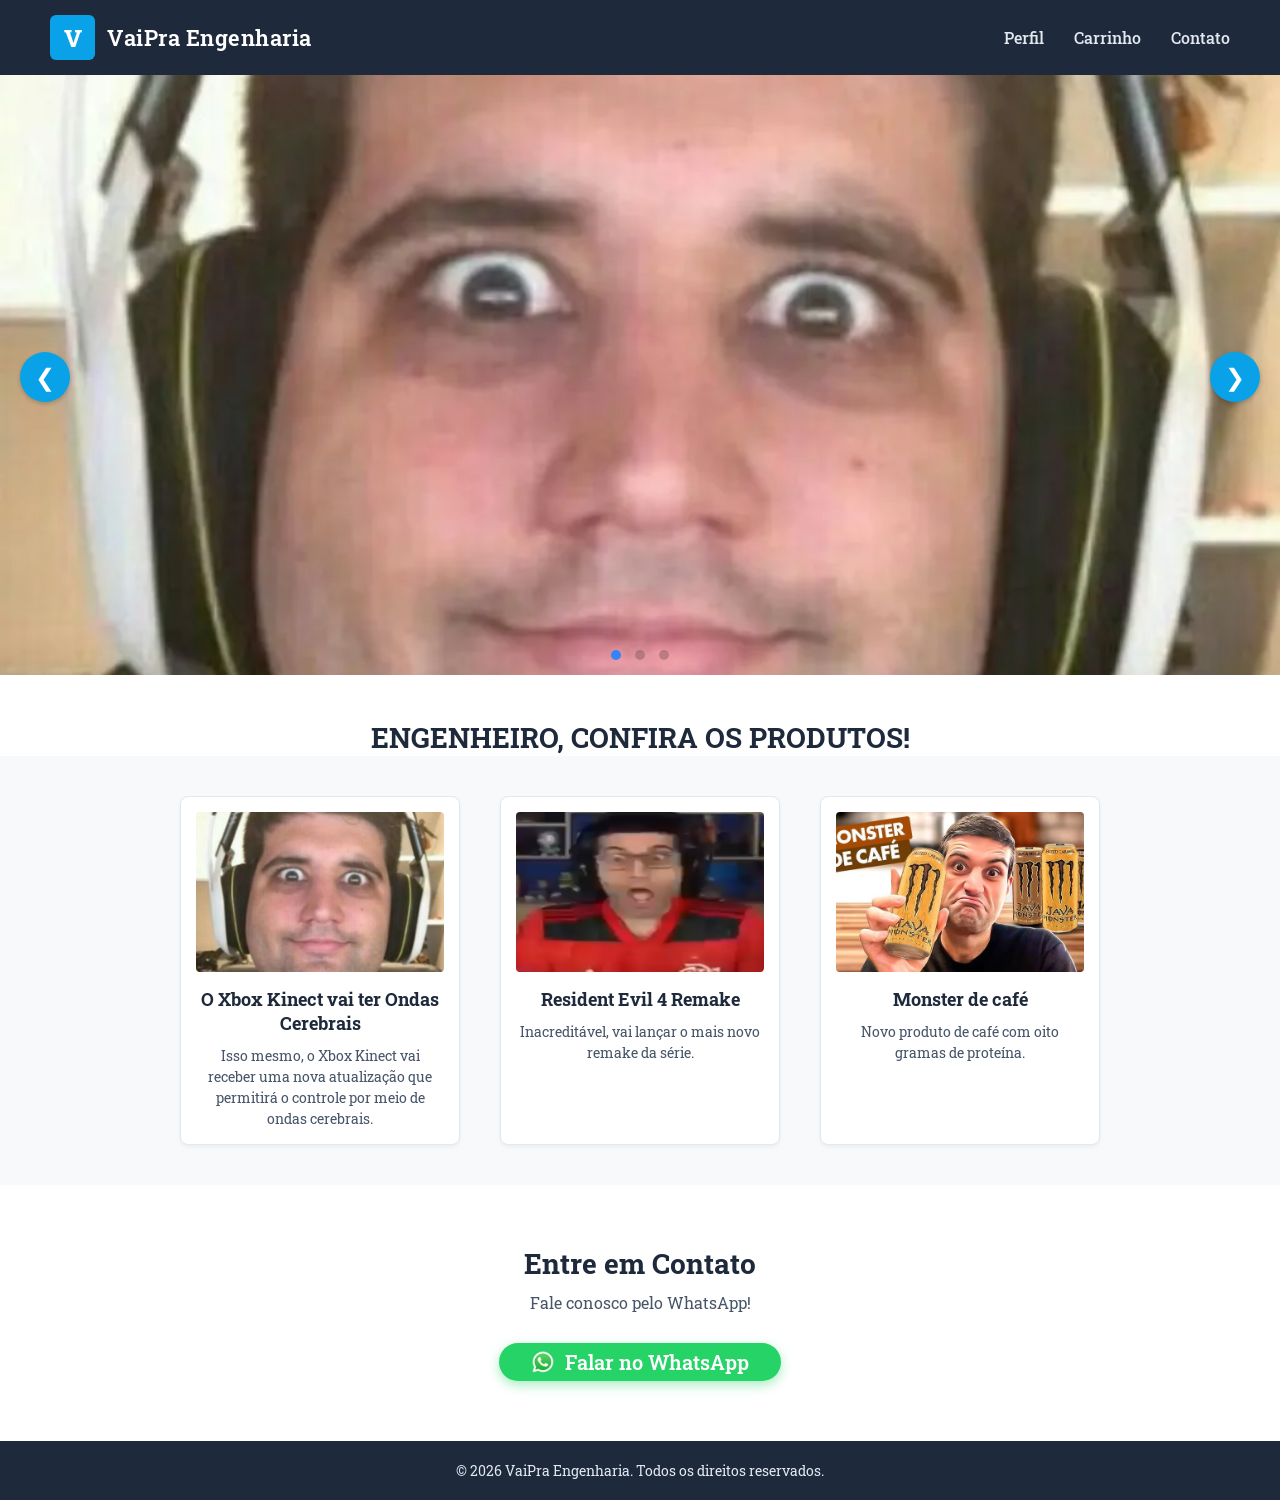
<file: index.html>
<!DOCTYPE html>
<html lang="pt-br">

<head>
    <meta charset="UTF-8">
    <meta name="viewport" content="width=device-width, initial-scale=1.0">
    <link rel="stylesheet" href="./css/style.css">
    <title>VaiPra Engenharia</title>
</head>

<body>
    <nav class="navbar">
        <a href="./index.html" class="brand">
            <div class="logo-v">V</div>
            <span class="brand-name">VaiPra Engenharia</span>
        </a>

        <ul class="nav-links">
            <li><a href="./pages/perfil/login/index.html">Perfil</a></li>
            <li><a href="./pages/carrinho/index.html">Carrinho</a></li>
            <li><a href="./pages/contato/index.html">Contato</a></li>
        </ul>
    </nav>


    <section id="inicio" class="banner">
        <div class="carousel-container">
            <div class="carousel-slide">
                <a href="./pages/produtos/produto1/produto1.html"><img src="./img/kinect.webp" alt="Banner 1"></a>
                <a href="./pages/produtos/produto2/produto2.html"><img src="./img/residentevil.jpg" alt="Banner 2"></a>
                <a href="./pages/produtos/produto3/produto3.html"><img src="./img/oitogramasdeproteina.jpg"
                        alt="Banner 3"></a>
            </div>

            <button id="previous" class="carousel-btn prev">&#10094;</button>
            <button id="next" class="carousel-btn next">&#10095;</button>

            <div class="carousel-dots">
                <span class="dot active" onclick="currentSlide(0)"></span>
                <span class="dot" onclick="currentSlide(1)"></span>
                <span class="dot" onclick="currentSlide(2)"></span>
            </div>
        </div>
    </section>



    <section id="catalogo" class="catalogo">
        <h2 class="title-catalog">ENGENHEIRO, CONFIRA OS PRODUTOS!</h2>

        <div class="produtos-container">

            <button class="btn-product" onclick="window.location.href='pages/produtos/produto1/produto1.html'">
                <div class="card-simples">
                    <img src="./img/kinect.webp" alt="Produto 1">
                    <h3>O Xbox Kinect vai ter Ondas Cerebrais</h3>
                    <p>Isso mesmo, o Xbox Kinect vai receber uma nova atualização que permitirá o controle por meio de
                        ondas cerebrais.</p>
                </div>
            </button>

            <button class="btn-product" onclick="window.location.href='pages/produtos/produto2/produto2.html'">
                <div class="card-simples">
                    <img src="./img/residentevil.jpg" alt="Produto 2">
                    <h3>Resident Evil 4 Remake</h3>
                    <p>Inacreditável, vai lançar o mais novo remake da série.</p>
                </div>
            </button>

            <button class="btn-product" onclick="window.location.href='pages/produtos/produto3/produto3.html'">
                <div class="card-simples">
                    <img src="./img/oitogramasdeproteina.jpg" alt="Produto 3">
                    <h3>Monster de café</h3>
                    <p>Novo produto de café com oito gramas de proteína.</p>
                </div>
            </button>

        </div>
    </section>



    <section id="contato" class="contato">
        <h2>Entre em Contato</h2>
        <p>Fale conosco pelo WhatsApp!</p>

        <a href="https://wa.me/NUMEROTELEFONE?text=Olá!%20Vim%20pelo%20site%20e%20gostaria%20de%20saber%20mais%20sobre%20os%20produtos."
            target="_blank" class="btn-whatsapp">
            <img src="./img/svg/WhatsApp.svg.webp" alt="Ícone do WhatsApp" class="whatsapp-icon">
            Falar no WhatsApp
        </a>
    </section>

    <footer class="footer">
        <p>&copy; 2026 VaiPra Engenharia. Todos os direitos reservados.</p>
    </footer>

    <script src="./js/script.js"></script>

</body>

</html>
</file>
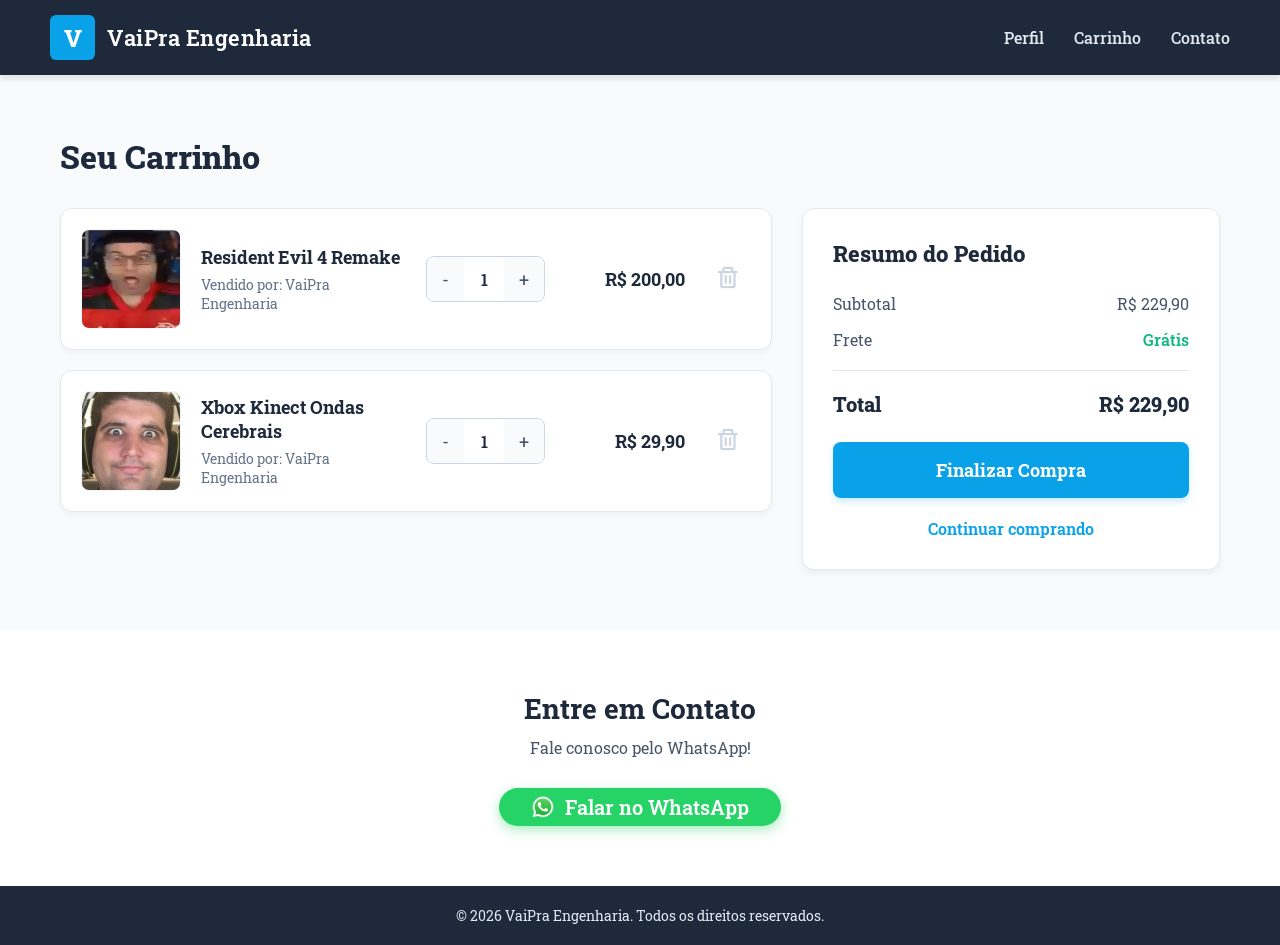
<file: pages/carrinho/index.html>
<!DOCTYPE html>
<html lang="pt-br">

<head>
    <meta charset="UTF-8">
    <meta name="viewport" content="width=device-width, initial-scale=1.0">
    <link rel="stylesheet" href="../../css/style.css">
    <link href='https://unpkg.com/boxicons@2.1.4/css/boxicons.min.css' rel='stylesheet'>
    <link rel="stylesheet" href="style.css">

    <title>Carrinho - VaiPra Engenharia</title>
</head>

<body>
    <nav class="navbar">
        <a href="../../index.html" class="brand">
            <div class="logo-v">V</div>
            <span class="brand-name">VaiPra Engenharia</span>
        </a>

        <ul class="nav-links">
            <li><a href="../perfil/login/index.html">Perfil</a></li>
            <li><a href="./index.html">Carrinho</a></li>
            <li><a href="../contato/index.html">Contato</a></li>
        </ul>
    </nav>

    <!-- CONTAINER DO CARRINHO -->
    <main class="cart-container">
        <h1>Seu Carrinho</h1>

        <div class="cart-content">

            <!-- LISTA DE PRODUTOS (Container onde os itens serão adicionados) -->
            <div class="cart-items">

                <!-- Produto Exemplo 1 -->
                <div class="cart-item">
                    <img src="../../img/residentevil.jpg" alt="Produto">
                    <div class="item-details">
                        <h3>Resident Evil 4 Remake</h3>
                        <p>Vendido por: VaiPra Engenharia</p>
                    </div>
                    <div class="item-quantity">
                        <button class="qtd-btn">-</button>
                        <input type="text" value="1" readonly>
                        <button class="qtd-btn">+</button>
                    </div>
                    <div class="item-price">
                        R$ 200,00
                    </div>
                    <button class="remove-btn" title="Remover item"><i class='bx bx-trash'></i></button>
                </div>

                <!-- Produto Exemplo 2 -->
                <div class="cart-item">
                    <img src="../../img/kinect.webp" alt="Produto">
                    <div class="item-details">
                        <h3>Xbox Kinect Ondas Cerebrais</h3>
                        <p>Vendido por: VaiPra Engenharia</p>
                    </div>
                    <div class="item-quantity">
                        <button class="qtd-btn">-</button>
                        <input type="text" value="1" readonly>
                        <button class="qtd-btn">+</button>
                    </div>
                    <div class="item-price">
                        R$ 29,90
                    </div>
                    <button class="remove-btn" title="Remover item"><i class='bx bx-trash'></i></button>
                </div>

            </div>

            <!-- RESUMO DO PEDIDO -->
            <div class="cart-summary">
                <h2>Resumo do Pedido</h2>
                <div class="summary-line">
                    <span>Subtotal</span>
                    <span>R$ 229,90</span>
                </div>
                <div class="summary-line">
                    <span>Frete</span>
                    <span style="color: #10b981; font-weight: 600;">Grátis</span>
                </div>
                <hr>
                <div class="summary-total">
                    <span>Total</span>
                    <span>R$ 229,90</span>
                </div>
                <button class="checkout-btn">Finalizar Compra</button>

                <a href="../../index.html" class="continue-shopping">Continuar comprando</a>
            </div>

        </div>
    </main>

    <!-- CONTATO -->
    <section id="contato" class="contato">
        <h2>Entre em Contato</h2>
        <p>Fale conosco pelo WhatsApp!</p>

        <a href="https://wa.me/5549999359097?text=Olá!%20Vim%20pelo%20site%20e%20gostaria%20de%20saber%20mais%20sobre%20os%20produtos."
            target="_blank" class="btn-whatsapp">
            <img src="../../img/svg/WhatsApp.svg.webp" alt="Ícone do WhatsApp" class="whatsapp-icon">
            Falar no WhatsApp
        </a>
    </section>

    <footer class="footer">
        <p>&copy; 2026 VaiPra Engenharia. Todos os direitos reservados.</p>
    </footer>

</body>

</html>
</file>
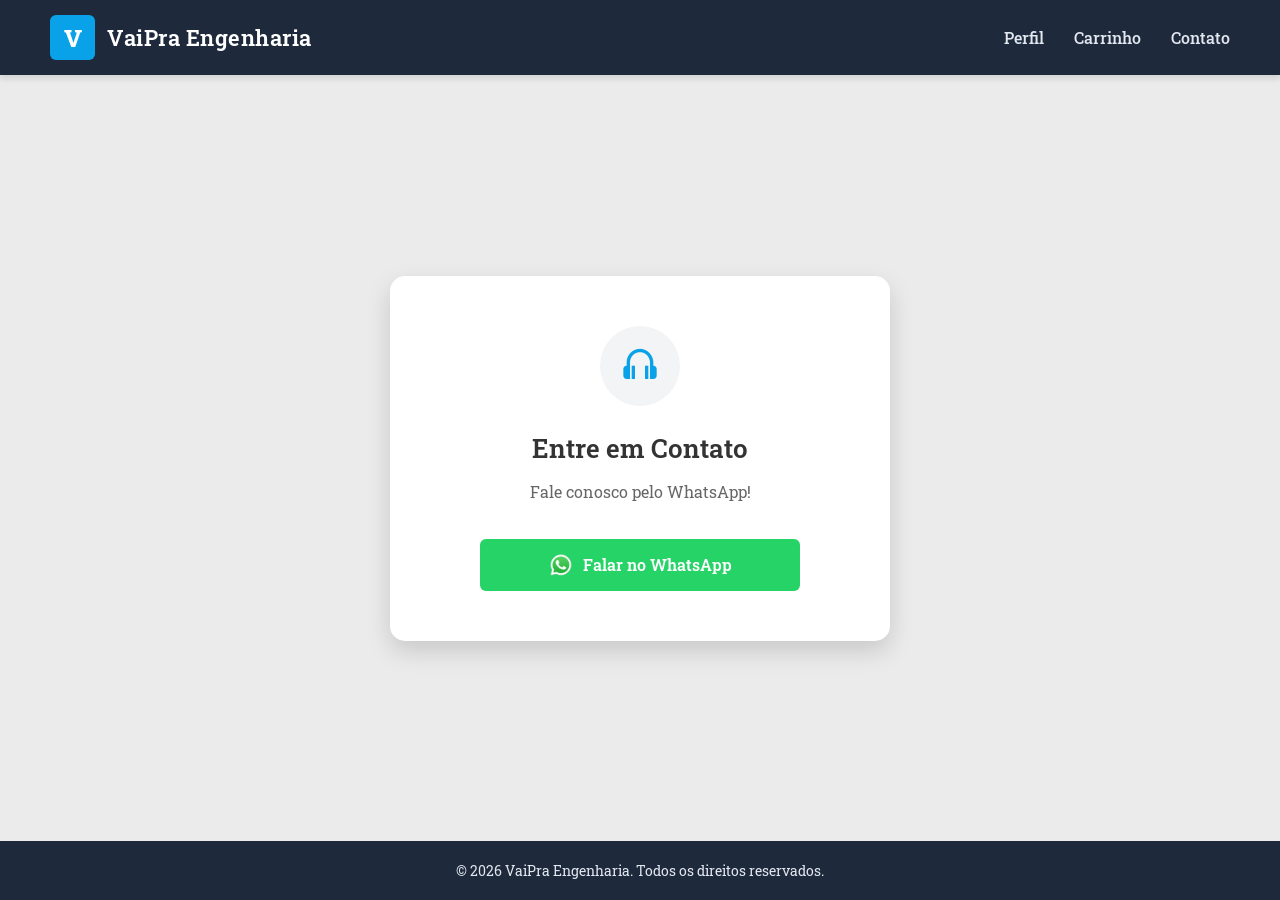
<file: pages/contato/index.html>
<!DOCTYPE html>
<html lang="pt-br">

<head>
    <meta charset="UTF-8">
    <meta name="viewport" content="width=device-width, initial-scale=1.0">
    <link rel="stylesheet" href="../../css/style.css">
    <link href='https://unpkg.com/boxicons@2.1.4/css/boxicons.min.css' rel='stylesheet'>
    <link rel="stylesheet" href="style.css">

    <title>Contato - VaiPra Engenharia</title>
</head>

<body>
    <nav class="navbar">
        <a href="../../index.html" class="brand">
            <div class="logo-v">V</div>
            <span class="brand-name">VaiPra Engenharia</span>
        </a>

        <ul class="nav-links">
            <li><a href="../perfil/login/index.html">Perfil</a></li>
            <li><a href="../carrinho/index.html">Carrinho</a></li>
            <li><a href="./index.html">Contato</a></li>
        </ul>
    </nav>

    <!-- CONTAINER PRINCIPAL DO CONTATO -->
    <main class="contato-container">
        <!-- CONTATO -->
        <section id="contato" class="contato">
            <div class="contato-icon">
                <i class='bx bx-headphone'></i>
            </div>
            <h2>Entre em Contato</h2>
            <p>Fale conosco pelo WhatsApp!</p>

            <a href="https://wa.me/5549999359097?text=Olá!%20Vim%20pelo%20site%20e%20gostaria%20de%20saber%20mais%20sobre%20os%20produtos."
                target="_blank" class="btn-whatsapp">
                <img src="../../img/svg/WhatsApp.svg.webp" alt="Ícone do WhatsApp" class="whatsapp-icon">
                Falar no WhatsApp
            </a>
        </section>
    </main>

    <footer class="footer">
        <p>&copy; 2026 VaiPra Engenharia. Todos os direitos reservados.</p>
    </footer>

</body>

</html>
</file>
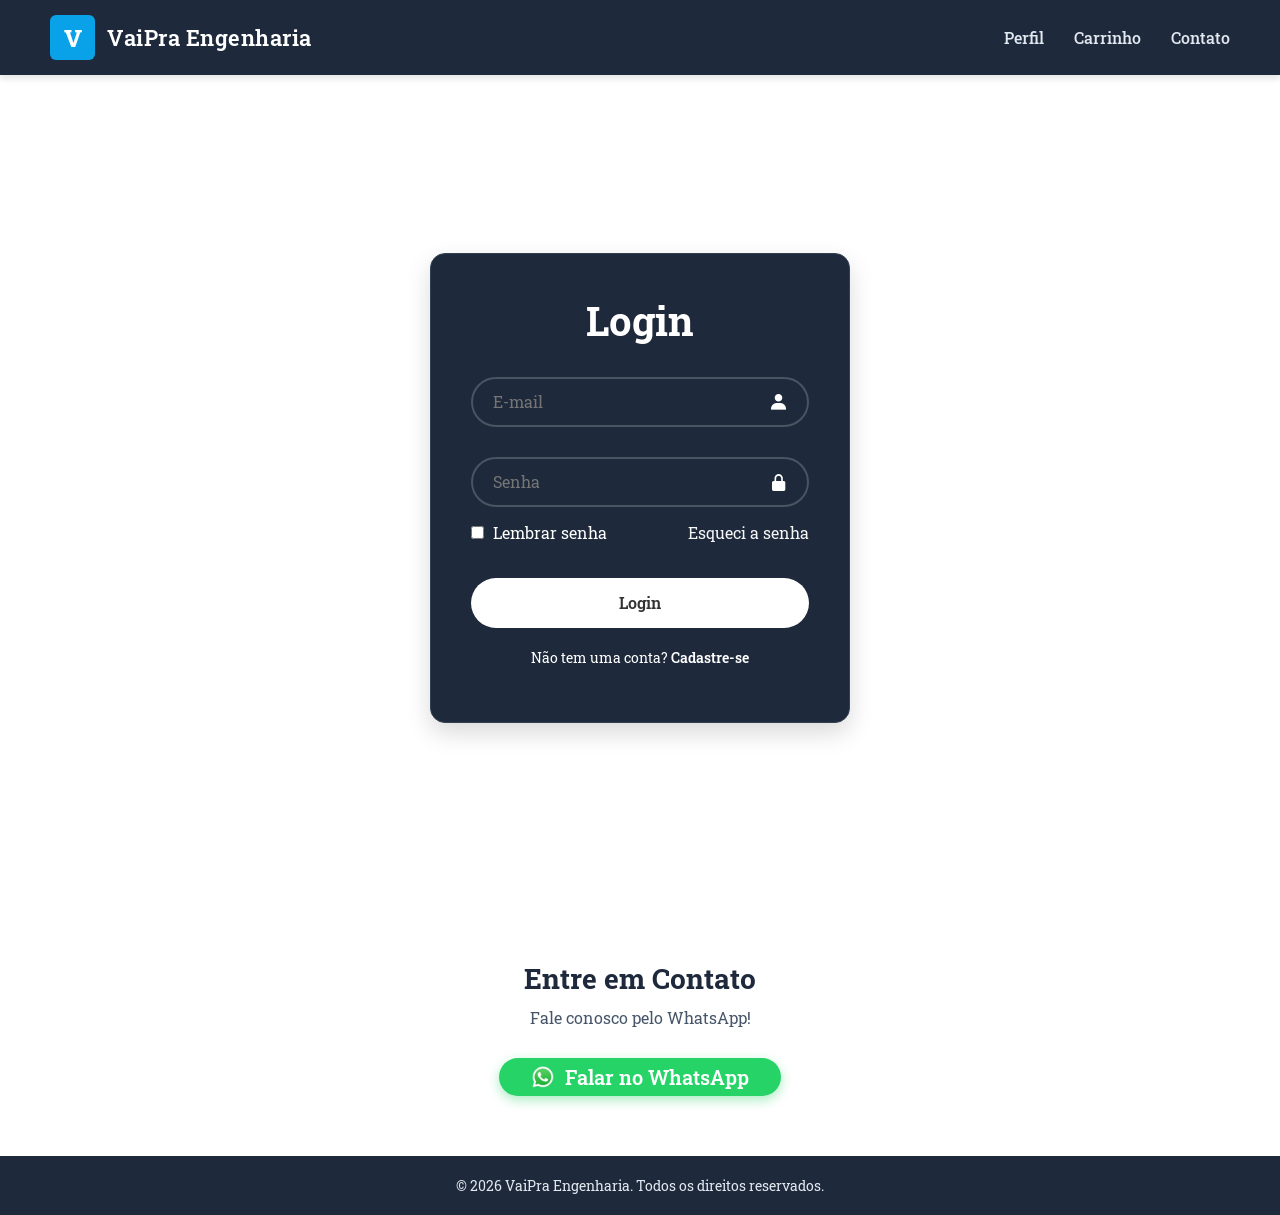
<file: pages/login/index.html>
<!DOCTYPE html>
<html lang="pt-br">

<head>
    <meta charset="UTF-8">
    <meta name="viewport" content="width=device-width, initial-scale=1.0">
    <link rel="stylesheet" href="../../css/style.css">
    <link href='https://unpkg.com/boxicons@2.1.4/css/boxicons.min.css' rel='stylesheet'>
    <link rel="stylesheet" href="style.css">

    <title>Login</title>
</head>

<body>
    <nav class="navbar">
        <a href="../../index.html" class="brand">
            <div class="logo-v">V</div>
            <span class="brand-name">VaiPra Engenharia</span>
        </a>

        <ul class="nav-links">
            <li><a href="./index.html">Perfil</a></li>
            <li><a href="../carrinho/index.html">Carrinho</a></li>
            <li><a href="../../index.html#contato">Contato</a></li>
        </ul>
    </nav>

    <div class="login-wrapper">
        <main class="container">
            <form>
                <h1>Login</h1>
                <div class="campo-preencher">
                    <input placeholder="E-mail" type="email">
                    <!-- placeholder é o texto que fica aparcecendo dentro que quando começa a escrever some, type email serve pra quando clicar ele aparecer embaixo users ja usados -->
                    <i class="bx bxs-user"></i>
                </div>
                <div class="campo-preencher">
                    <input placeholder="Senha" type="password"> <!-- mesma coisa do input de cima -->
                    <i class="bx bxs-lock-alt"></i>
                </div>

                <div class="remember-forgot">

                    <label>
                        <input type="checkbox">
                        Lembrar senha
                    </label>
                    <a href="#">Esqueci a senha</a>
                </div>

                <button type="submit" class="login">Login</button>

                <div class="register-link">
                    <p>Não tem uma conta? <a href="#">Cadastre-se</a></p>
                </div>

            </form>
        </main>
    </div>

    <!-- CONTATO -->
    <section id="contato" class="contato">
        <h2>Entre em Contato</h2>
        <p>Fale conosco pelo WhatsApp!</p>

        <a href="https://wa.me/5549999359097?text=Olá!%20Vim%20pelo%20site%20e%20gostaria%20de%20saber%20mais%20sobre%20os%20produtos."
            target="_blank" class="btn-whatsapp">
            <img src="../../../img/svg/WhatsApp.svg.webp" alt="Ícone do WhatsApp" class="whatsapp-icon">
            Falar no WhatsApp
        </a>
    </section>

    <footer class="footer">
        <p>&copy; 2026 VaiPra Engenharia. Todos os direitos reservados.</p>
    </footer>

    <script src="../../../pages/script.js"></script>
</body>

</html>
</file>
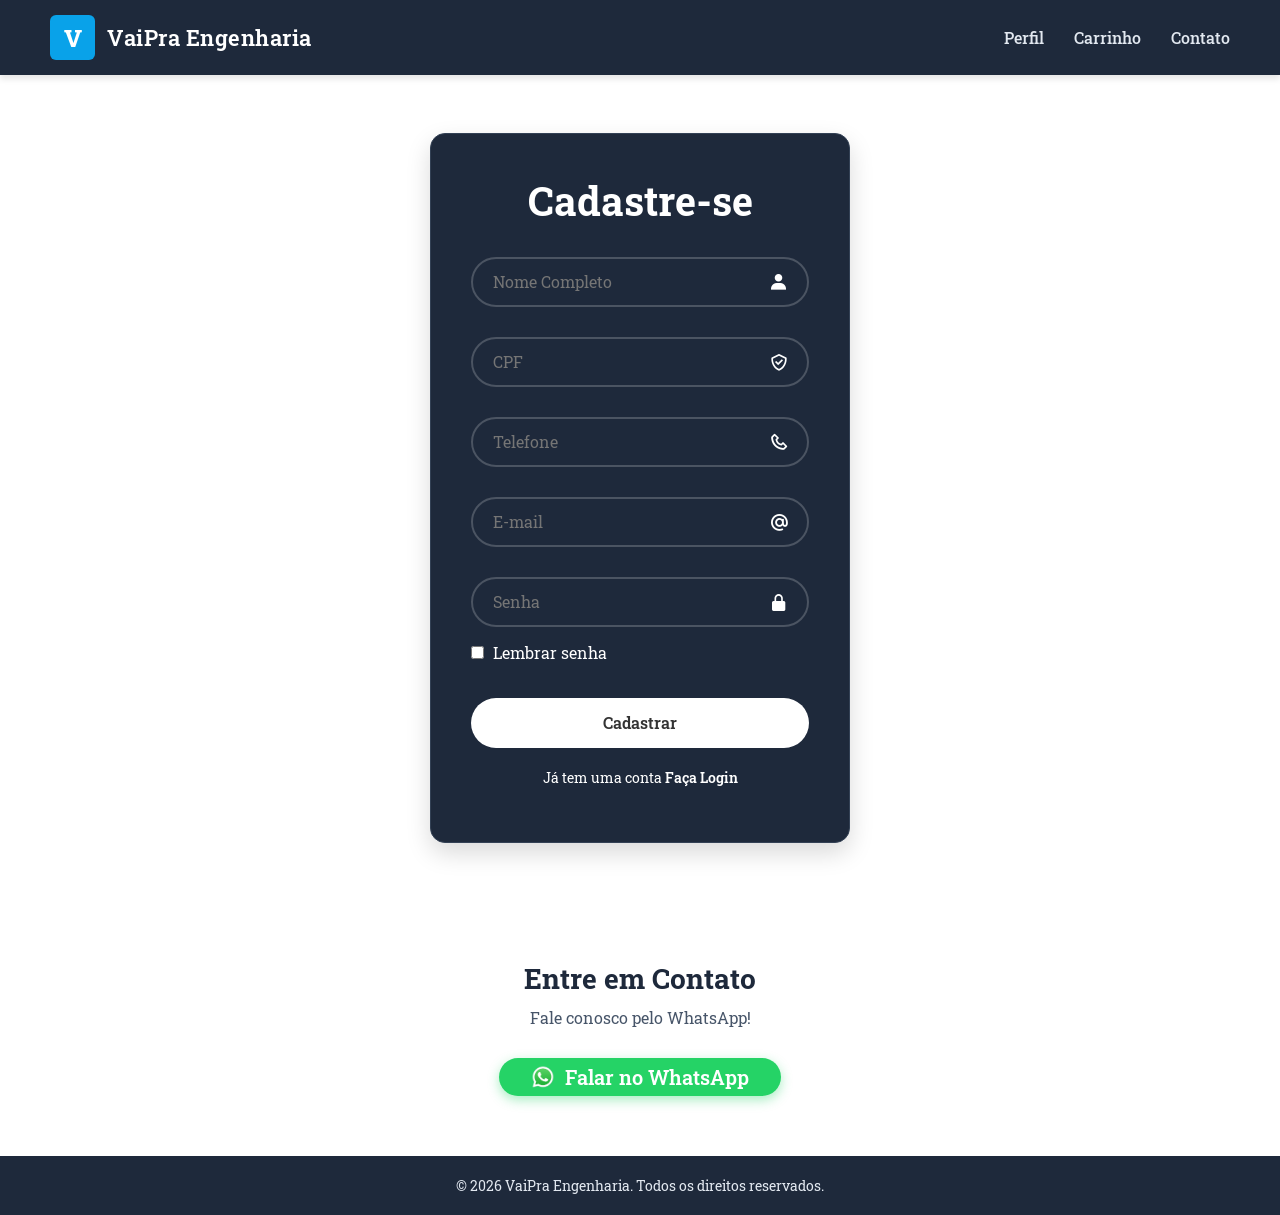
<file: pages/perfil/cadastrar/index.html>
<!DOCTYPE html>
<html lang="pt-br">

<head>
    <meta charset="UTF-8">
    <meta name="viewport" content="width=device-width, initial-scale=1.0">
    <link rel="stylesheet" href="../../../css/style.css">
    <link href='https://unpkg.com/boxicons@2.1.4/css/boxicons.min.css' rel='stylesheet'>
    <link rel="stylesheet" href="../../../pages/perfil/login/style.css">

    <title>Cadastrar - VaiPra Engenharia</title>
</head>

<body>
    <nav class="navbar">
        <a href="../../../index.html" class="brand">
            <div class="logo-v">V</div>
            <span class="brand-name">VaiPra Engenharia</span>
        </a>

        <ul class="nav-links">
            <li><a href="./index.html">Perfil</a></li>
            <li><a href="../../carrinho/index.html">Carrinho</a></li>
            <li><a href="../../contato/index.html">Contato</a></li>
        </ul>
    </nav>

    <div class="login-wrapper">
        <main class="container">
            <form>
                <h1>Cadastre-se</h1>
                <div class="campo-preencher">
                    <input placeholder="Nome Completo" type="text">
                    <!-- placeholder é o texto que fica aparcecendo dentro que quando começa a escrever some, type email serve pra quando clicar ele aparecer embaixo users ja usados -->
                    <i class="bx bxs-user"></i>
                </div>
                <div class="campo-preencher">
                    <input placeholder="CPF" type="text">
                    <!-- placeholder é o texto que fica aparcecendo dentro que quando começa a escrever some, type email serve pra quando clicar ele aparecer embaixo users ja usados -->
                    <i class="bx bx-check-shield"></i>
                </div>
                <div class="campo-preencher">
                    <input placeholder="Telefone" type="text">
                    <!-- placeholder é o texto que fica aparcecendo dentro que quando começa a escrever some, type email serve pra quando clicar ele aparecer embaixo users ja usados -->
                    <i class="bx bx-phone"></i>
                </div>
                <div class="campo-preencher">
                    <input placeholder="E-mail" type="email">
                    <!-- placeholder é o texto que fica aparcecendo dentro que quando começa a escrever some, type email serve pra quando clicar ele aparecer embaixo users ja usados -->
                    <i class="bx bx-at"></i>
                </div>
                <div class="campo-preencher">
                    <input placeholder="Senha" type="password"> <!-- mesma coisa do input de cima -->
                    <i class="bx bxs-lock-alt"></i>
                </div>

                <div class="remember-forgot">

                    <label>
                        <input type="checkbox">
                        Lembrar senha
                    </label>

                </div>

                <button type="submit" class="login">Cadastrar</button>

                <div class="register-link">
                    <p>Já tem uma conta <a href="../login/index.html">Faça Login</a></p>
                </div>

            </form>
        </main>
    </div>

    <!-- CONTATO -->
    <section id="contato" class="contato">
        <h2>Entre em Contato</h2>
        <p>Fale conosco pelo WhatsApp!</p>

        <a href="https://wa.me/5549999359097?text=Olá!%20Vim%20pelo%20site%20e%20gostaria%20de%20saber%20mais%20sobre%20os%20produtos."
            target="_blank" class="btn-whatsapp">
            <img src="../../../img/svg/WhatsApp.svg.webp" alt="Ícone do WhatsApp" class="whatsapp-icon">
            Falar no WhatsApp
        </a>
    </section>

    <footer class="footer">
        <p>&copy; 2026 VaiPra Engenharia. Todos os direitos reservados.</p>
    </footer>

    <script src="../../../pages/script.js"></script>
</body>

</html>
</file>
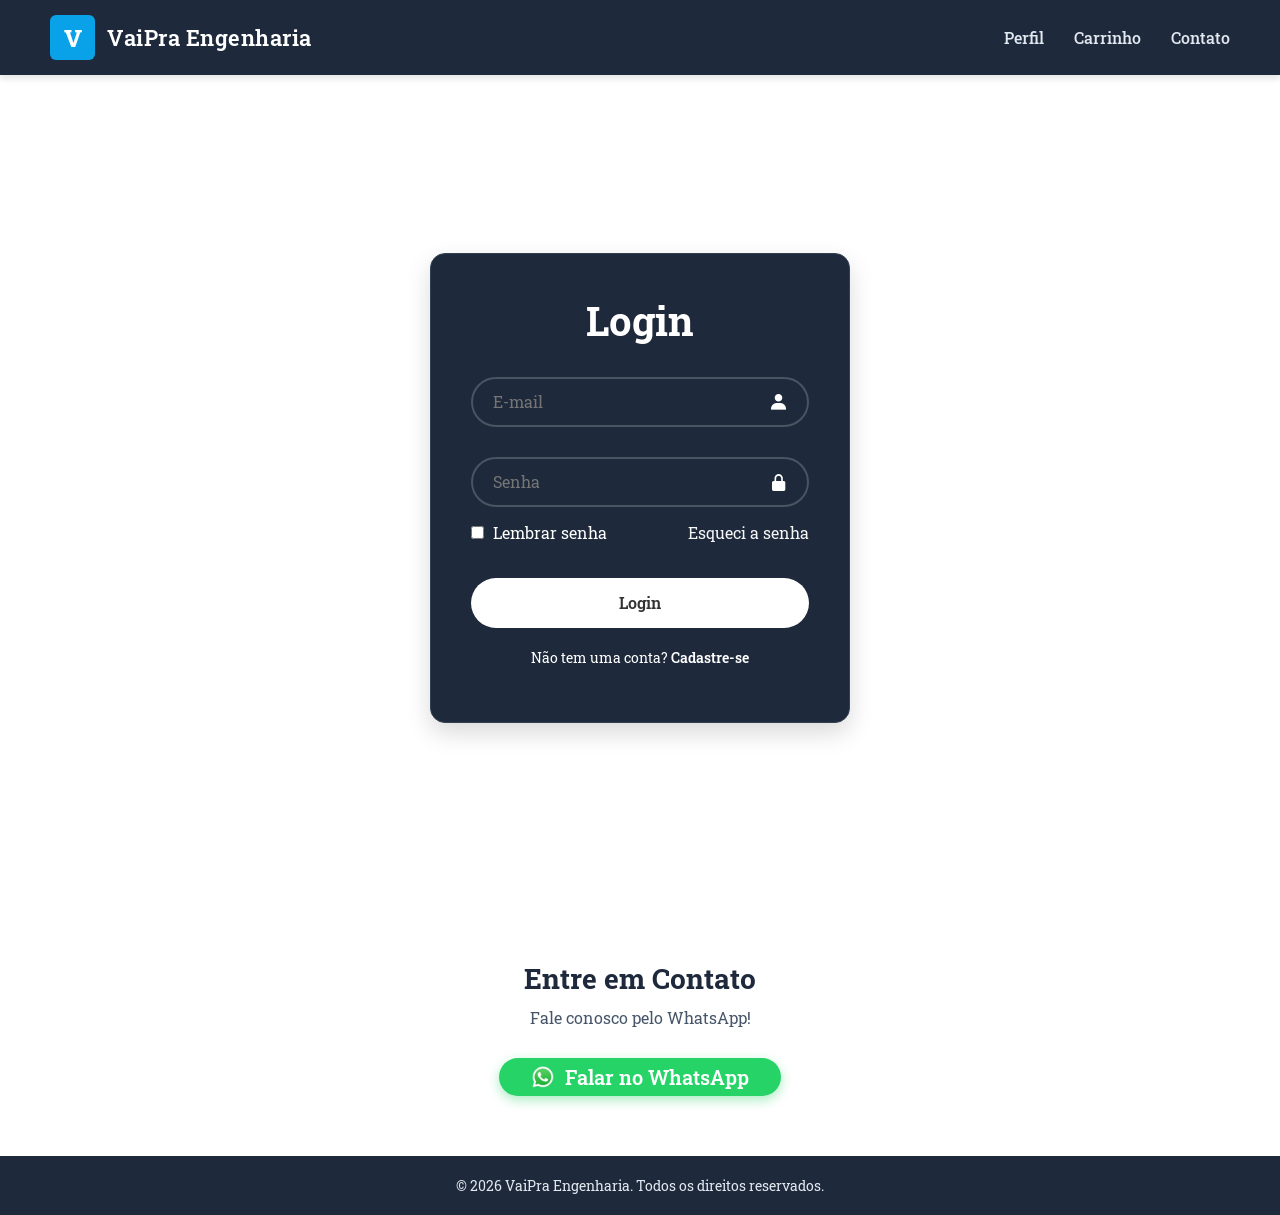
<file: pages/perfil/login/index.html>
<!DOCTYPE html>
<html lang="pt-br">

<head>
    <meta charset="UTF-8">
    <meta name="viewport" content="width=device-width, initial-scale=1.0">
    <link rel="stylesheet" href="../../../css/style.css">
    <link href='https://unpkg.com/boxicons@2.1.4/css/boxicons.min.css' rel='stylesheet'>
    <link rel="stylesheet" href="style.css">

    <title>Login - VaiPra Engenharia</title>
</head>

<body>
    <nav class="navbar">
        <a href="../../../index.html" class="brand">
            <div class="logo-v">V</div>
            <span class="brand-name">VaiPra Engenharia</span>
        </a>

        <ul class="nav-links">
            <li><a href="./index.html">Perfil</a></li>
            <li><a href="../../carrinho/index.html">Carrinho</a></li>
            <li><a href="../../../pages/contato/index.html">Contato</a></li>
        </ul>
    </nav>

    <div class="login-wrapper">
        <main class="container">
            <form>
                <h1>Login</h1>
                <div class="campo-preencher">
                    <input placeholder="E-mail" type="email">
                    <!-- placeholder é o texto que fica aparcecendo dentro que quando começa a escrever some, type email serve pra quando clicar ele aparecer embaixo users ja usados -->
                    <i class="bx bxs-user"></i>
                </div>
                <div class="campo-preencher">
                    <input placeholder="Senha" type="password"> <!-- mesma coisa do input de cima -->
                    <i class="bx bxs-lock-alt"></i>
                </div>

                <div class="remember-forgot">

                    <label>
                        <input type="checkbox">
                        Lembrar senha
                    </label>
                    <a href="#">Esqueci a senha</a>
                </div>

                <button type="submit" class="login">Login</button>

                <div class="register-link">
                    <p>Não tem uma conta? <a href="../cadastrar/index.html">Cadastre-se</a></p>
                </div>

            </form>
        </main>
    </div>

    <!-- CONTATO -->
    <section id="contato" class="contato">
        <h2>Entre em Contato</h2>
        <p>Fale conosco pelo WhatsApp!</p>

        <a href="https://wa.me/5549999359097?text=Olá!%20Vim%20pelo%20site%20e%20gostaria%20de%20saber%20mais%20sobre%20os%20produtos."
            target="_blank" class="btn-whatsapp">
            <img src="../../../img/svg/WhatsApp.svg.webp" alt="Ícone do WhatsApp" class="whatsapp-icon">
            Falar no WhatsApp
        </a>
    </section>

    <footer class="footer">
        <p>&copy; 2026 VaiPra Engenharia. Todos os direitos reservados.</p>
    </footer>

    <script src="../../../pages/script.js"></script>
</body>

</html>
</file>
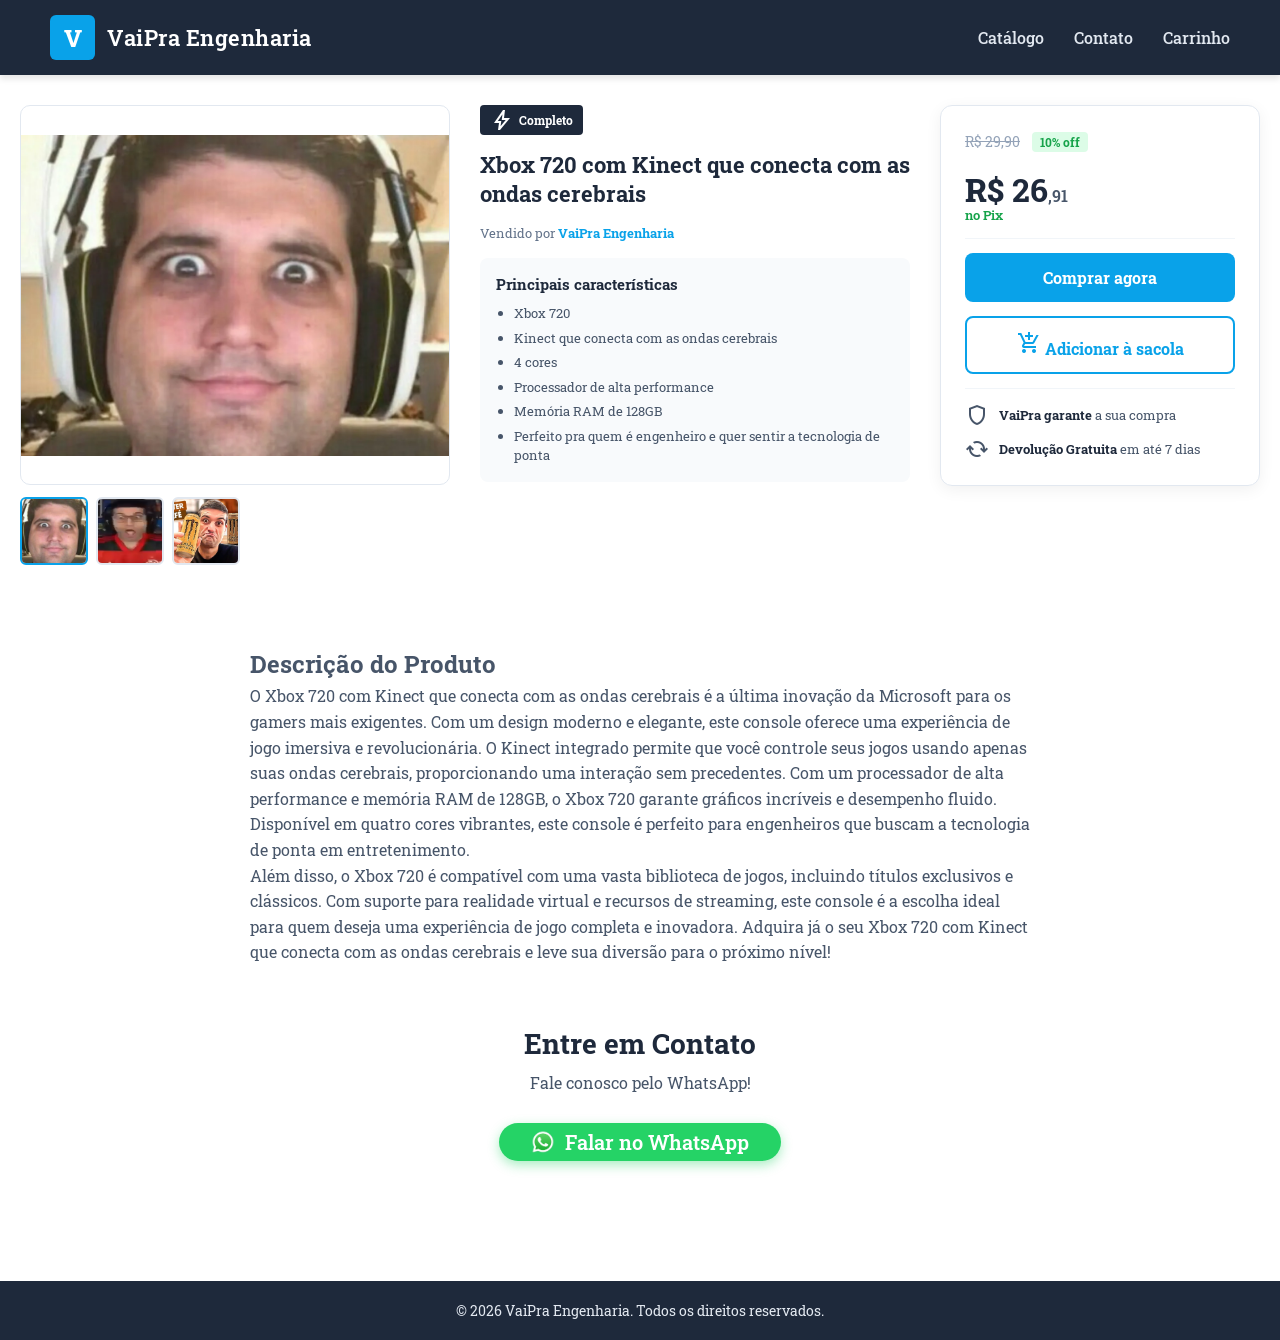
<file: pages/produto1/produto1.html>
<!DOCTYPE html>
<html lang="pt-br">

<head>
    <meta charset="UTF-8">
    <meta name="viewport" content="width=device-width, initial-scale=1.0">
    <link rel="stylesheet" href="/pages/style.css">
    <link rel="stylesheet"
        href="https://fonts.googleapis.com/css2?family=Material+Symbols+Outlined:opsz,wght,FILL,GRAD@20..48,100..700,0..1,-50..200" />
    <title>VaiPra Engenharia</title>
</head>

<body>
    <nav class="navbar">
        <a href="/index.html" class="brand">
            <div class="logo-v">V</div>
            <span class="brand-name" href="/index.html">VaiPra Engenharia</span>
            </div>
        </a>



        <ul class="nav-links">
            <li><a href="/index.html#catalago">Catálogo</a></li>
            <li><a href="/pages/produto1/produto1.html#contato">Contato</a></li>
            <li><a href="/pages/carrinho/index.html">Carrinho</a></li>
        </ul>
    </nav>



    <!-- PRODUTO -->
    <div class="produto-page">

        <!-- GALERIA -->
        <div class="galeria">
            <div class="galeria-main">
                <img id="imgPrincipal" src="/img/kinect.webp" alt="Monster de Café">
            </div>
            <div class="galeria-thumbs">
                <div class="thumb active" onclick="trocarImagem(this, '/img/kinect.webp')">
                    <img src="/img/kinect.webp" alt="Foto 1">
                </div>
                <div class="thumb" onclick="trocarImagem(this, '/img/residentevil.jpg')">
                    <img src="/img/residentevil.jpg" alt="Foto 2">
                </div>
                <div class="thumb" onclick="trocarImagem(this, '/img/oitogramasdeproteina.jpg')">
                    <img src="/img/oitogramasdeproteina.jpg" alt="Foto 3">
                </div>
            </div>
        </div>

        <!-- INFORMAÇÕES -->
        <div class="produto-info">
            <div class="badge-full"><span class="material-symbols-outlined">bolt</span> Completo</div>

            <h1 class="produto-titulo">Xbox 720 com Kinect que conecta com as ondas cerebrais</h1>


            <p class="vendedor">Vendido por <strong>VaiPra Engenharia</strong></p>

            <!-- Características -->
            <div class="caracteristicas">
                <h4>Principais características</h4>
                <ul>
                    <li>Xbox 720</li>
                    <li>Kinect que conecta com as ondas cerebrais</li>
                    <li>4 cores</li>
                    <li>Processador de alta performance</li>
                    <li>Memória RAM de 128GB</li>
                    <li>Perfeito pra quem é engenheiro e quer sentir a tecnologia de ponta</li>
                </ul>
            </div>
        </div>

        <!-- PAINEL DE PREÇO -->
        <div class="painel-preco">
            <div>
                <span class="preco-original">R$ 29,90</span>
                <span class="badge-desconto">10% off</span>
            </div>

            <div>
                <div class="preco-pix">R$ <strong>26</strong><span>,91</span></div>
                <div class="preco-pix-label">no Pix</div>
            </div>



            <div class="divider"></div>

            <button class="btn-comprar-agora" onclick="alert('Redirecionando para o checkout...')">
                Comprar agora
            </button>
            <button class="btn-adicionar-sacola" onclick="adicionarSacola()">
                <span class="material-symbols-outlined">add_shopping_cart</span> Adicionar à sacola
            </button>


            <div class="divider"></div>

            <div class="garantias">
                <div class="garantia-item">
                    <span class="material-symbols-outlined">shield</span>
                    <span><strong>VaiPra garante</strong> a sua compra</span>
                </div>
                <div class="garantia-item">
                    <span class="material-symbols-outlined">cached</span>
                    <span><strong>Devolução Gratuita</strong> em até 7 dias</span>
                </div>
            </div>
        </div>

    </div>


    <!-- DESCRIÇÃO -->
    <section class="descricao">
        <h2>Descrição do Produto</h2>
        <p>O Xbox 720 com Kinect que conecta com as ondas cerebrais é a última inovação da Microsoft para os gamers mais
            exigentes. Com um design moderno e elegante, este console oferece uma experiência de jogo imersiva e
            revolucionária. O Kinect integrado permite que você controle seus jogos usando apenas suas ondas cerebrais,
            proporcionando uma interação sem precedentes. Com um processador de alta performance e memória RAM de 128GB,
            o Xbox 720 garante gráficos incríveis e desempenho fluido. Disponível em quatro cores vibrantes, este
            console é perfeito para engenheiros que buscam a tecnologia de ponta em entretenimento.</p>

        <p>Além disso, o Xbox 720 é compatível com uma vasta biblioteca de jogos, incluindo títulos exclusivos e
            clássicos. Com suporte para realidade virtual e recursos de streaming, este console é a escolha ideal para
            quem deseja uma experiência de jogo completa e inovadora. Adquira já o seu Xbox 720 com Kinect que conecta
            com as ondas cerebrais e leve sua diversão para o próximo nível!</p>
    </section>


    <!-- CONTATO -->
    <section id="contato" class="contato">
        <h2>Entre em Contato</h2>
        <p>Fale conosco pelo WhatsApp!</p>

        <a href="https://wa.me/5549999359097?text=Olá!%20Vim%20pelo%20site%20e%20gostaria%20de%20saber%20mais%20sobre%20os%20produtos."
            target="_blank" class="btn-whatsapp">
            <img src="/img/svg/WhatsApp.svg.webp" alt="Ícone do WhatsApp" class="whatsapp-icon">
            Falar no WhatsApp
        </a>
    </section>

    <footer class="footer">
        <p>&copy; 2026 VaiPra Engenharia. Todos os direitos reservados.</p>
    </footer>

    <script src="/pages/script.js"></script>

</body>

</html>
</file>
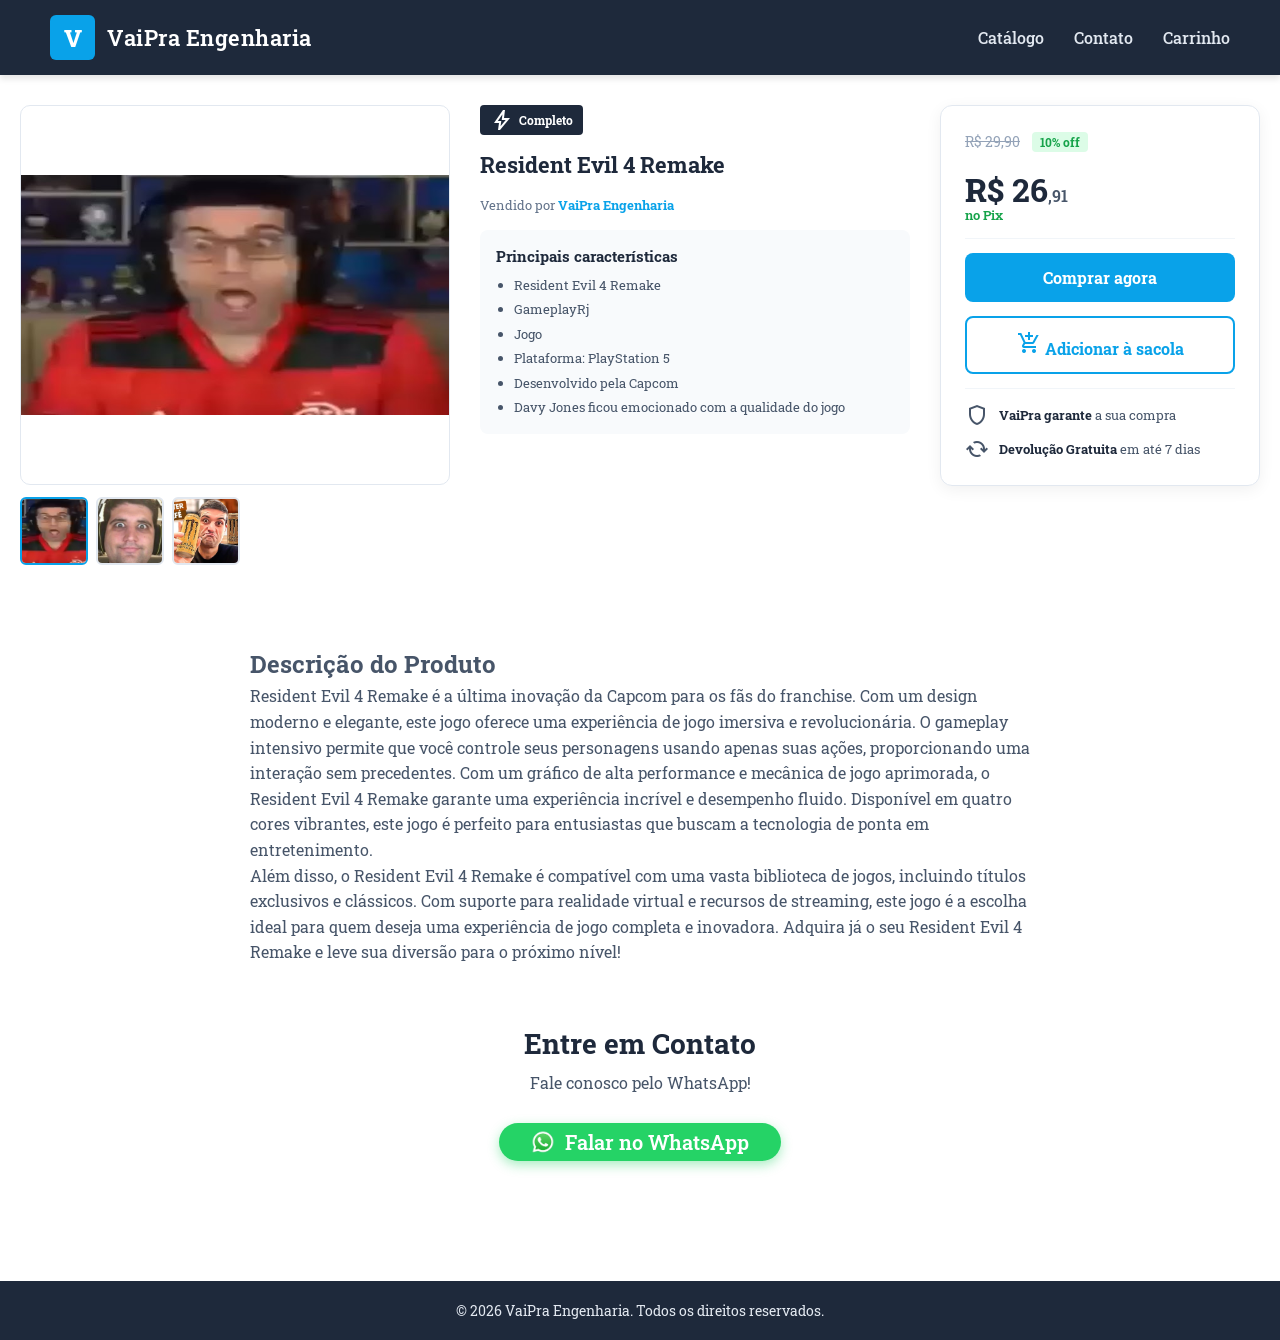
<file: pages/produto2/produto2.html>
<!DOCTYPE html>
<html lang="pt-br">
<head>
    <meta charset="UTF-8">
    <meta name="viewport" content="width=device-width, initial-scale=1.0">
    <link rel="stylesheet" href="/pages/style.css">
    <link rel="stylesheet" href="https://fonts.googleapis.com/css2?family=Material+Symbols+Outlined:opsz,wght,FILL,GRAD@20..48,100..700,0..1,-50..200" />
    <title>VaiPra Engenharia</title>
</head>
<body>
    <nav class="navbar">
        <a href="/index.html" class="brand">
            <div class="logo-v">V</div>
            <span class="brand-name" href="/index.html">VaiPra Engenharia</span> 
            </div>
        </a>
        
    

        <ul class="nav-links">
            <li><a href="/index.html#catalago">Catálogo</a></li>
            <li><a href="/pages/produto1/produto1.html#contato">Contato</a></li>
            <li><a href="/pages/carrinho/index.html">Carrinho</a></li>
        </ul>
    </nav>



    <!-- PRODUTO -->
    <div class="produto-page">

        <!-- GALERIA -->
        <div class="galeria">
            <div class="galeria-main">
                <img id="imgPrincipal" src="/img/residentevil.jpg" alt="Residentevil 4 Remake">
            </div>
            <div class="galeria-thumbs">
                <div class="thumb active" onclick="trocarImagem(this, '/img/residentevil.jpg')">
                    <img src="/img/residentevil.jpg" alt="Foto 1">
                </div>
                <div class="thumb" onclick="trocarImagem(this, '/img/kinect.webp')">
                     <img src="/img/kinect.webp" alt="Foto 2">
                </div>
                <div class="thumb" onclick="trocarImagem(this, '/img/oitogramasdeproteina.jpg')">
                    <img src="/img/oitogramasdeproteina.jpg" alt="Foto 3">
                </div>
            </div>
        </div>

        <!-- INFORMAÇÕES -->
        <div class="produto-info">
            <div class="badge-full"><span class="material-symbols-outlined">bolt</span> Completo</div>

            <h1 class="produto-titulo">Resident Evil 4 Remake</h1>


            <p class="vendedor">Vendido por <strong>VaiPra Engenharia</strong></p>

            <!-- Características -->
            <div class="caracteristicas">
                <h4>Principais características</h4>
                <ul>
                    <li>Resident Evil 4 Remake</li>
                    <li>GameplayRj</li>
                    <li>Jogo</li>
                    <li>Plataforma: PlayStation 5</li>
                    <li>Desenvolvido pela Capcom</li>
                    <li>Davy Jones ficou emocionado com a qualidade do jogo</li>
                </ul>
            </div>
        </div>

        <!-- PAINEL DE PREÇO -->
        <div class="painel-preco">
            <div>
                <span class="preco-original">R$ 29,90</span>
                <span class="badge-desconto">10% off</span>
            </div>

            <div>
                <div class="preco-pix">R$ <strong>26</strong><span>,91</span></div>
                <div class="preco-pix-label">no Pix</div>
            </div>



            <div class="divider"></div>

            <button class="btn-comprar-agora" onclick="alert('Redirecionando para o checkout...')">
                Comprar agora
            </button>
            <button class="btn-adicionar-sacola" onclick="adicionarSacola()">
                <span class="material-symbols-outlined">add_shopping_cart</span> Adicionar à sacola
            </button>


            <div class="divider"></div>

            <div class="garantias">
                <div class="garantia-item">
                    <span class="material-symbols-outlined">shield</span>
                    <span><strong>VaiPra garante</strong> a sua compra</span>
                </div>
                <div class="garantia-item">
                    <span class="material-symbols-outlined">cached</span>
                    <span><strong>Devolução Gratuita</strong> em até 7 dias</span>
                </div>
            </div>
        </div>

    </div>


    <!-- DESCRIÇÃO -->
    <section class="descricao">
        <h2>Descrição do Produto</h2>
        <p>Resident Evil 4 Remake é a última inovação da Capcom para os fãs do franchise. Com um design moderno e elegante, este jogo oferece uma experiência de jogo imersiva e revolucionária. O gameplay intensivo permite que você controle seus personagens usando apenas suas ações, proporcionando uma interação sem precedentes. Com um gráfico de alta performance e mecânica de jogo aprimorada, o Resident Evil 4 Remake garante uma experiência incrível e desempenho fluido. Disponível em quatro cores vibrantes, este jogo é perfeito para entusiastas que buscam a tecnologia de ponta em entretenimento.</p>

        <p>Além disso, o Resident Evil 4 Remake é compatível com uma vasta biblioteca de jogos, incluindo títulos exclusivos e clássicos. Com suporte para realidade virtual e recursos de streaming, este jogo é a escolha ideal para quem deseja uma experiência de jogo completa e inovadora. Adquira já o seu Resident Evil 4 Remake e leve sua diversão para o próximo nível!</p>
    </section>


    <!-- CONTATO -->
    <section id="contato" class="contato">
    <h2>Entre em Contato</h2>
    <p>Fale conosco pelo WhatsApp!</p>

    <a 
        href="https://wa.me/5549999359097?text=Olá!%20Vim%20pelo%20site%20e%20gostaria%20de%20saber%20mais%20sobre%20os%20produtos." 
        target="_blank" 
        class="btn-whatsapp"
    >
        <img src="/img/svg/WhatsApp.svg.webp" alt="Ícone do WhatsApp" class="whatsapp-icon">
        Falar no WhatsApp
    </a>
    </section>

    <footer class="footer">
        <p>&copy; 2026 VaiPra Engenharia. Todos os direitos reservados.</p>
    </footer>

    <script src="/pages/script.js"></script>

</body>
</html>
</file>
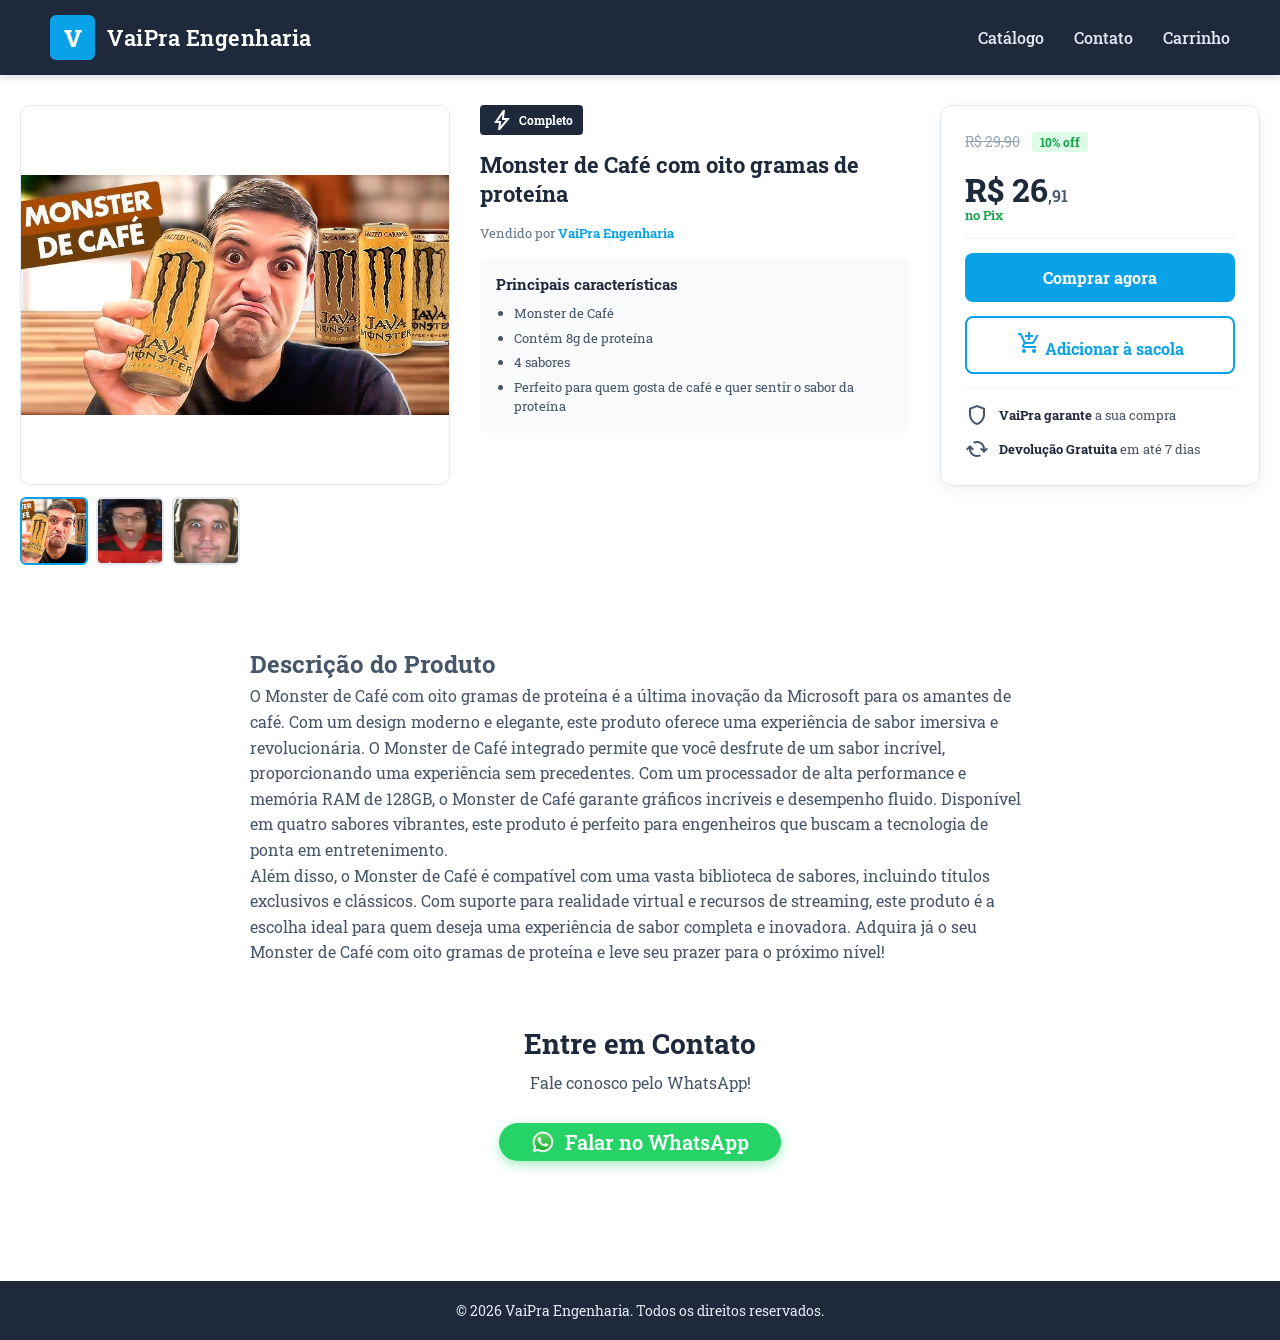
<file: pages/produto3/produto3.html>
<!DOCTYPE html>
<html lang="pt-br">
<head>
    <meta charset="UTF-8">
    <meta name="viewport" content="width=device-width, initial-scale=1.0">
    <link rel="stylesheet" href="/pages/style.css">
    <link rel="stylesheet" href="https://fonts.googleapis.com/css2?family=Material+Symbols+Outlined:opsz,wght,FILL,GRAD@20..48,100..700,0..1,-50..200" />
    <title>VaiPra Engenharia</title>
</head>
<body>
    <nav class="navbar">
        <a href="/index.html" class="brand">
            <div class="logo-v">V</div>
            <span class="brand-name" href="/index.html">VaiPra Engenharia</span> 
            </div>
        </a>
        
    

        <ul class="nav-links">
            <li><a href="/index.html#catalago">Catálogo</a></li>
            <li><a href="/pages/produto1/produto1.html#contato">Contato</a></li>
            <li><a href="/pages/carrinho/index.html">Carrinho</a></li>
        </ul>
    </nav>



    <!-- PRODUTO -->
    <div class="produto-page">

        <!-- GALERIA -->
        <div class="galeria">
            <div class="galeria-main">
                <img id="imgPrincipal" src="/img/oitogramasdeproteina.jpg" alt="Monster de Café">
            </div>
            <div class="galeria-thumbs">
                <div class="thumb active" onclick="trocarImagem(this, '/img/oitogramasdeproteina.jpg')">
                    <img src="/img/oitogramasdeproteina.jpg" alt="Foto 1">
                </div>
                <div class="thumb" onclick="trocarImagem(this, '/img/residentevil.jpg')">
                    <img src="/img/residentevil.jpg" alt="Foto 2">
                </div>
                <div class="thumb" onclick="trocarImagem(this, '/img/kinect.webp')">
                    <img src="/img/kinect.webp" alt="Foto 3">
                </div>
            </div>
        </div>

        <!-- INFORMAÇÕES -->
        <div class="produto-info">
            <div class="badge-full"><span class="material-symbols-outlined">bolt</span> Completo</div>

            <h1 class="produto-titulo">Monster de Café com oito gramas de proteína</h1>


            <p class="vendedor">Vendido por <strong>VaiPra Engenharia</strong></p>

            <!-- Características -->
            <div class="caracteristicas">
                <h4>Principais características</h4>
                <ul>
                    <li>Monster de Café</li>
                    <li>Contém 8g de proteína</li>
                    <li>4 sabores</li>
                    <li>Perfeito para quem gosta de café e quer sentir o sabor da proteína</li>
                </ul>
            </div>
        </div>

        <!-- PAINEL DE PREÇO -->
        <div class="painel-preco">
            <div>
                <span class="preco-original">R$ 29,90</span>
                <span class="badge-desconto">10% off</span>
            </div>

            <div>
                <div class="preco-pix">R$ <strong>26</strong><span>,91</span></div>
                <div class="preco-pix-label">no Pix</div>
            </div>



            <div class="divider"></div>

            <button class="btn-comprar-agora" onclick="alert('Redirecionando para o checkout...')">
                Comprar agora
            </button>
            <button class="btn-adicionar-sacola" onclick="adicionarSacola()">
                <span class="material-symbols-outlined">add_shopping_cart</span> Adicionar à sacola
            </button>


            <div class="divider"></div>

            <div class="garantias">
                <div class="garantia-item">
                    <span class="material-symbols-outlined">shield</span>
                    <span><strong>VaiPra garante</strong> a sua compra</span>
                </div>
                <div class="garantia-item">
                    <span class="material-symbols-outlined">cached</span>
                    <span><strong>Devolução Gratuita</strong> em até 7 dias</span>
                </div>
            </div>
        </div>

    </div>


    <!-- DESCRIÇÃO -->
    <section class="descricao">
        <h2>Descrição do Produto</h2>
        <p>O Monster de Café com oito gramas de proteína é a última inovação da Microsoft para os amantes de café. Com um design moderno e elegante, este produto oferece uma experiência de sabor imersiva e revolucionária. O Monster de Café integrado permite que você desfrute de um sabor incrível, proporcionando uma experiência sem precedentes. Com um processador de alta performance e memória RAM de 128GB, o Monster de Café garante gráficos incríveis e desempenho fluido. Disponível em quatro sabores vibrantes, este produto é perfeito para engenheiros que buscam a tecnologia de ponta em entretenimento.</p>

        <p>Além disso, o Monster de Café é compatível com uma vasta biblioteca de sabores, incluindo títulos exclusivos e clássicos. Com suporte para realidade virtual e recursos de streaming, este produto é a escolha ideal para quem deseja uma experiência de sabor completa e inovadora. Adquira já o seu Monster de Café com oito gramas de proteína e leve seu prazer para o próximo nível!</p>
    </section>


    <!-- CONTATO -->
    <section id="contato" class="contato">
    <h2>Entre em Contato</h2>
    <p>Fale conosco pelo WhatsApp!</p>

    <a 
        href="https://wa.me/5549999359097?text=Olá!%20Vim%20pelo%20site%20e%20gostaria%20de%20saber%20mais%20sobre%20os%20produtos." 
        target="_blank" 
        class="btn-whatsapp"
    >
        <img src="/img/svg/WhatsApp.svg.webp" alt="Ícone do WhatsApp" class="whatsapp-icon">
        Falar no WhatsApp
    </a>
    </section>

    <footer class="footer">
        <p>&copy; 2026 VaiPra Engenharia. Todos os direitos reservados.</p>
    </footer>

    <script src="/pages/script.js"></script>

</body>
</html>
</file>
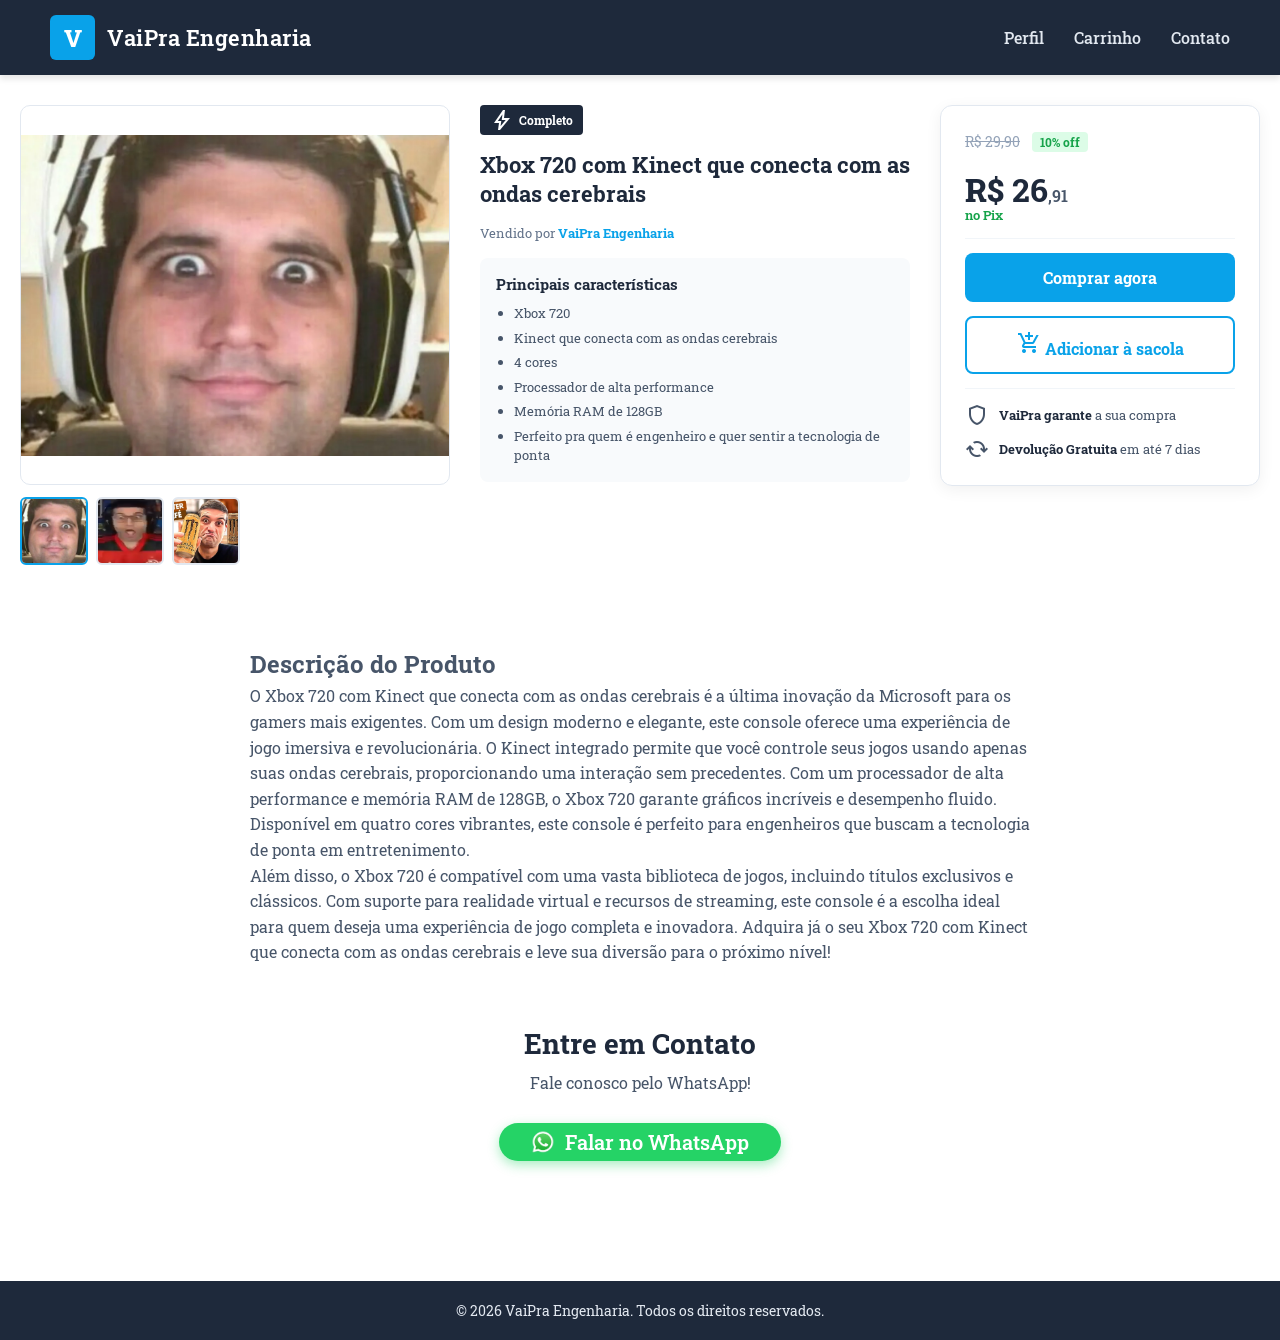
<file: pages/produtos/produto1/produto1.html>
<!DOCTYPE html>
<html lang="pt-br">

<head>
    <meta charset="UTF-8">
    <meta name="viewport" content="width=device-width, initial-scale=1.0">
    <link rel="stylesheet" href="../style.css">
    <link rel="stylesheet"
        href="https://fonts.googleapis.com/css2?family=Material+Symbols+Outlined:opsz,wght,FILL,GRAD@20..48,100..700,0..1,-50..200" />
    <title>VaiPra Engenharia</title>
</head>

<body>
    <nav class="navbar">
        <a href="../../../index.html" class="brand">
            <div class="logo-v">V</div>
            <span class="brand-name">VaiPra Engenharia</span>
        </a>

        <ul class="nav-links">
            <li><a href="../../../pages/perfil/login/index.html">Perfil</a></li>
            <li><a href="../../../pages/carrinho/index.html">Carrinho</a></li>
            <li><a href="../../contato/index.html">Contato</a></li>
        </ul>
    </nav>



    <!-- PRODUTO -->
    <div class="produto-page">

        <!-- GALERIA -->
        <div class="galeria">
            <div class="galeria-main">
                <img id="imgPrincipal" src="../../../img/kinect.webp" alt="Monster de Café">
            </div>
            <div class="galeria-thumbs">
                <div class="thumb active" onclick="trocarImagem(this, '/img/kinect.webp')">
                    <img src="../../../img/kinect.webp" alt="Foto 1">
                </div>
                <div class="thumb" onclick="trocarImagem(this, '/img/residentevil.jpg')">
                    <img src="../../../img/residentevil.jpg" alt="Foto 2">
                </div>
                <div class="thumb" onclick="trocarImagem(this, '/img/oitogramasdeproteina.jpg')">
                    <img src="../../../img/oitogramasdeproteina.jpg" alt="Foto 3">
                </div>
            </div>
        </div>

        <!-- INFORMAÇÕES -->
        <div class="produto-info">
            <div class="badge-full"><span class="material-symbols-outlined">bolt</span> Completo</div>

            <h1 class="produto-titulo">Xbox 720 com Kinect que conecta com as ondas cerebrais</h1>


            <p class="vendedor">Vendido por <strong>VaiPra Engenharia</strong></p>

            <!-- Características -->
            <div class="caracteristicas">
                <h4>Principais características</h4>
                <ul>
                    <li>Xbox 720</li>
                    <li>Kinect que conecta com as ondas cerebrais</li>
                    <li>4 cores</li>
                    <li>Processador de alta performance</li>
                    <li>Memória RAM de 128GB</li>
                    <li>Perfeito pra quem é engenheiro e quer sentir a tecnologia de ponta</li>
                </ul>
            </div>
        </div>

        <!-- PAINEL DE PREÇO -->
        <div class="painel-preco">
            <div>
                <span class="preco-original">R$ 29,90</span>
                <span class="badge-desconto">10% off</span>
            </div>

            <div>
                <div class="preco-pix">R$ <strong>26</strong><span>,91</span></div>
                <div class="preco-pix-label">no Pix</div>
            </div>



            <div class="divider"></div>

            <button class="btn-comprar-agora" onclick="alert('Redirecionando para o checkout...')">
                Comprar agora
            </button>
            <button class="btn-adicionar-sacola" onclick="adicionarSacola()">
                <span class="material-symbols-outlined">add_shopping_cart</span> Adicionar à sacola
            </button>


            <div class="divider"></div>

            <div class="garantias">
                <div class="garantia-item">
                    <span class="material-symbols-outlined">shield</span>
                    <span><strong>VaiPra garante</strong> a sua compra</span>
                </div>
                <div class="garantia-item">
                    <span class="material-symbols-outlined">cached</span>
                    <span><strong>Devolução Gratuita</strong> em até 7 dias</span>
                </div>
            </div>
        </div>

    </div>


    <!-- DESCRIÇÃO -->
    <section class="descricao">
        <h2>Descrição do Produto</h2>
        <p>O Xbox 720 com Kinect que conecta com as ondas cerebrais é a última inovação da Microsoft para os gamers mais
            exigentes. Com um design moderno e elegante, este console oferece uma experiência de jogo imersiva e
            revolucionária. O Kinect integrado permite que você controle seus jogos usando apenas suas ondas cerebrais,
            proporcionando uma interação sem precedentes. Com um processador de alta performance e memória RAM de 128GB,
            o Xbox 720 garante gráficos incríveis e desempenho fluido. Disponível em quatro cores vibrantes, este
            console é perfeito para engenheiros que buscam a tecnologia de ponta em entretenimento.</p>

        <p>Além disso, o Xbox 720 é compatível com uma vasta biblioteca de jogos, incluindo títulos exclusivos e
            clássicos. Com suporte para realidade virtual e recursos de streaming, este console é a escolha ideal para
            quem deseja uma experiência de jogo completa e inovadora. Adquira já o seu Xbox 720 com Kinect que conecta
            com as ondas cerebrais e leve sua diversão para o próximo nível!</p>
    </section>


    <!-- CONTATO -->
    <section id="contato" class="contato">
        <h2>Entre em Contato</h2>
        <p>Fale conosco pelo WhatsApp!</p>

        <a href="https://wa.me/5549999359097?text=Olá!%20Vim%20pelo%20site%20e%20gostaria%20de%20saber%20mais%20sobre%20os%20produtos."
            target="_blank" class="btn-whatsapp">
            <img src="../../../img/svg/WhatsApp.svg.webp" alt="Ícone do WhatsApp" class="whatsapp-icon">
            Falar no WhatsApp
        </a>
    </section>

    <footer class="footer">
        <p>&copy; 2026 VaiPra Engenharia. Todos os direitos reservados.</p>
    </footer>

    <script src="../script.js"></script>

</body>

</html>
</file>
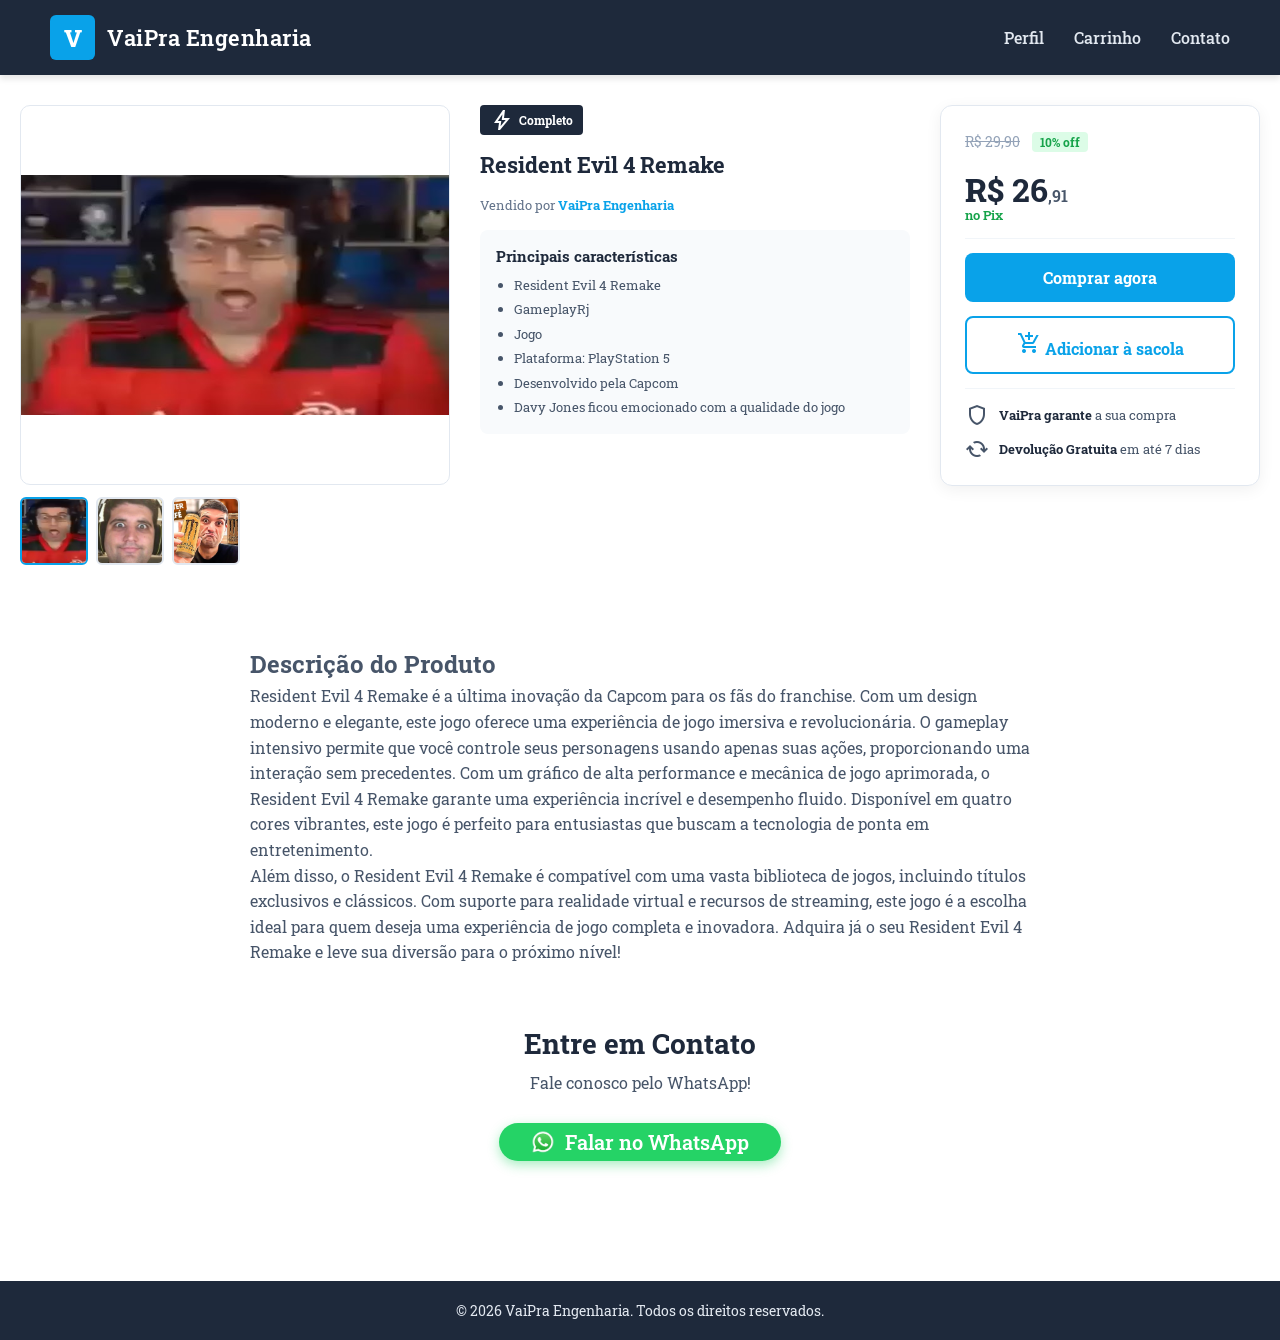
<file: pages/produtos/produto2/produto2.html>
<!DOCTYPE html>
<html lang="pt-br">
<head>
    <meta charset="UTF-8">
    <meta name="viewport" content="width=device-width, initial-scale=1.0">
    <link rel="stylesheet" href="../style.css">
    <link rel="stylesheet" href="https://fonts.googleapis.com/css2?family=Material+Symbols+Outlined:opsz,wght,FILL,GRAD@20..48,100..700,0..1,-50..200" />
    <title>VaiPra Engenharia</title>
</head>
<body>
    <nav class="navbar">
        <a href="../../../index.html" class="brand">
            <div class="logo-v">V</div>
            <span class="brand-name">VaiPra Engenharia</span>
        </a>

        <ul class="nav-links">
            <li><a href="../../../pages/perfil/login/index.html">Perfil</a></li>
            <li><a href="../../../pages/carrinho/index.html">Carrinho</a></li>
            <li><a href="../../contato/index.html">Contato</a></li>
        </ul>
    </nav>



    <!-- PRODUTO -->
    <div class="produto-page">

        <!-- GALERIA -->
        <div class="galeria">
            <div class="galeria-main">
                <img id="imgPrincipal" src="../../../img/residentevil.jpg" alt="Residentevil 4 Remake">
            </div>
            <div class="galeria-thumbs">
                <div class="thumb active" onclick="trocarImagem(this, '/img/residentevil.jpg')">
                    <img src="../../../img/residentevil.jpg" alt="Foto 1">
                </div>
                <div class="thumb" onclick="trocarImagem(this, '/img/kinect.webp')">
                     <img src="../../../img/kinect.webp" alt="Foto 2">
                </div>
                <div class="thumb" onclick="trocarImagem(this, '/img/oitogramasdeproteina.jpg')">
                    <img src="../../../img/oitogramasdeproteina.jpg" alt="Foto 3">
                </div>
            </div>
        </div>

        <!-- INFORMAÇÕES -->
        <div class="produto-info">
            <div class="badge-full"><span class="material-symbols-outlined">bolt</span> Completo</div>

            <h1 class="produto-titulo">Resident Evil 4 Remake</h1>


            <p class="vendedor">Vendido por <strong>VaiPra Engenharia</strong></p>

            <!-- Características -->
            <div class="caracteristicas">
                <h4>Principais características</h4>
                <ul>
                    <li>Resident Evil 4 Remake</li>
                    <li>GameplayRj</li>
                    <li>Jogo</li>
                    <li>Plataforma: PlayStation 5</li>
                    <li>Desenvolvido pela Capcom</li>
                    <li>Davy Jones ficou emocionado com a qualidade do jogo</li>
                </ul>
            </div>
        </div>

        <!-- PAINEL DE PREÇO -->
        <div class="painel-preco">
            <div>
                <span class="preco-original">R$ 29,90</span>
                <span class="badge-desconto">10% off</span>
            </div>

            <div>
                <div class="preco-pix">R$ <strong>26</strong><span>,91</span></div>
                <div class="preco-pix-label">no Pix</div>
            </div>



            <div class="divider"></div>

            <button class="btn-comprar-agora" onclick="alert('Redirecionando para o checkout...')">
                Comprar agora
            </button>
            <button class="btn-adicionar-sacola" onclick="adicionarSacola()">
                <span class="material-symbols-outlined">add_shopping_cart</span> Adicionar à sacola
            </button>


            <div class="divider"></div>

            <div class="garantias">
                <div class="garantia-item">
                    <span class="material-symbols-outlined">shield</span>
                    <span><strong>VaiPra garante</strong> a sua compra</span>
                </div>
                <div class="garantia-item">
                    <span class="material-symbols-outlined">cached</span>
                    <span><strong>Devolução Gratuita</strong> em até 7 dias</span>
                </div>
            </div>
        </div>

    </div>


    <!-- DESCRIÇÃO -->
    <section class="descricao">
        <h2>Descrição do Produto</h2>
        <p>Resident Evil 4 Remake é a última inovação da Capcom para os fãs do franchise. Com um design moderno e elegante, este jogo oferece uma experiência de jogo imersiva e revolucionária. O gameplay intensivo permite que você controle seus personagens usando apenas suas ações, proporcionando uma interação sem precedentes. Com um gráfico de alta performance e mecânica de jogo aprimorada, o Resident Evil 4 Remake garante uma experiência incrível e desempenho fluido. Disponível em quatro cores vibrantes, este jogo é perfeito para entusiastas que buscam a tecnologia de ponta em entretenimento.</p>

        <p>Além disso, o Resident Evil 4 Remake é compatível com uma vasta biblioteca de jogos, incluindo títulos exclusivos e clássicos. Com suporte para realidade virtual e recursos de streaming, este jogo é a escolha ideal para quem deseja uma experiência de jogo completa e inovadora. Adquira já o seu Resident Evil 4 Remake e leve sua diversão para o próximo nível!</p>
    </section>


    <!-- CONTATO -->
    <section id="contato" class="contato">
    <h2>Entre em Contato</h2>
    <p>Fale conosco pelo WhatsApp!</p>

    <a 
        href="https://wa.me/5549999359097?text=Olá!%20Vim%20pelo%20site%20e%20gostaria%20de%20saber%20mais%20sobre%20os%20produtos." 
        target="_blank" 
        class="btn-whatsapp"
    >
        <img src="../../../img/svg/WhatsApp.svg.webp" alt="Ícone do WhatsApp" class="whatsapp-icon">
        Falar no WhatsApp
    </a>
    </section>

    <footer class="footer">
        <p>&copy; 2026 VaiPra Engenharia. Todos os direitos reservados.</p>
    </footer>

    <script src="../script.js"></script>

</body>
</html>
</file>
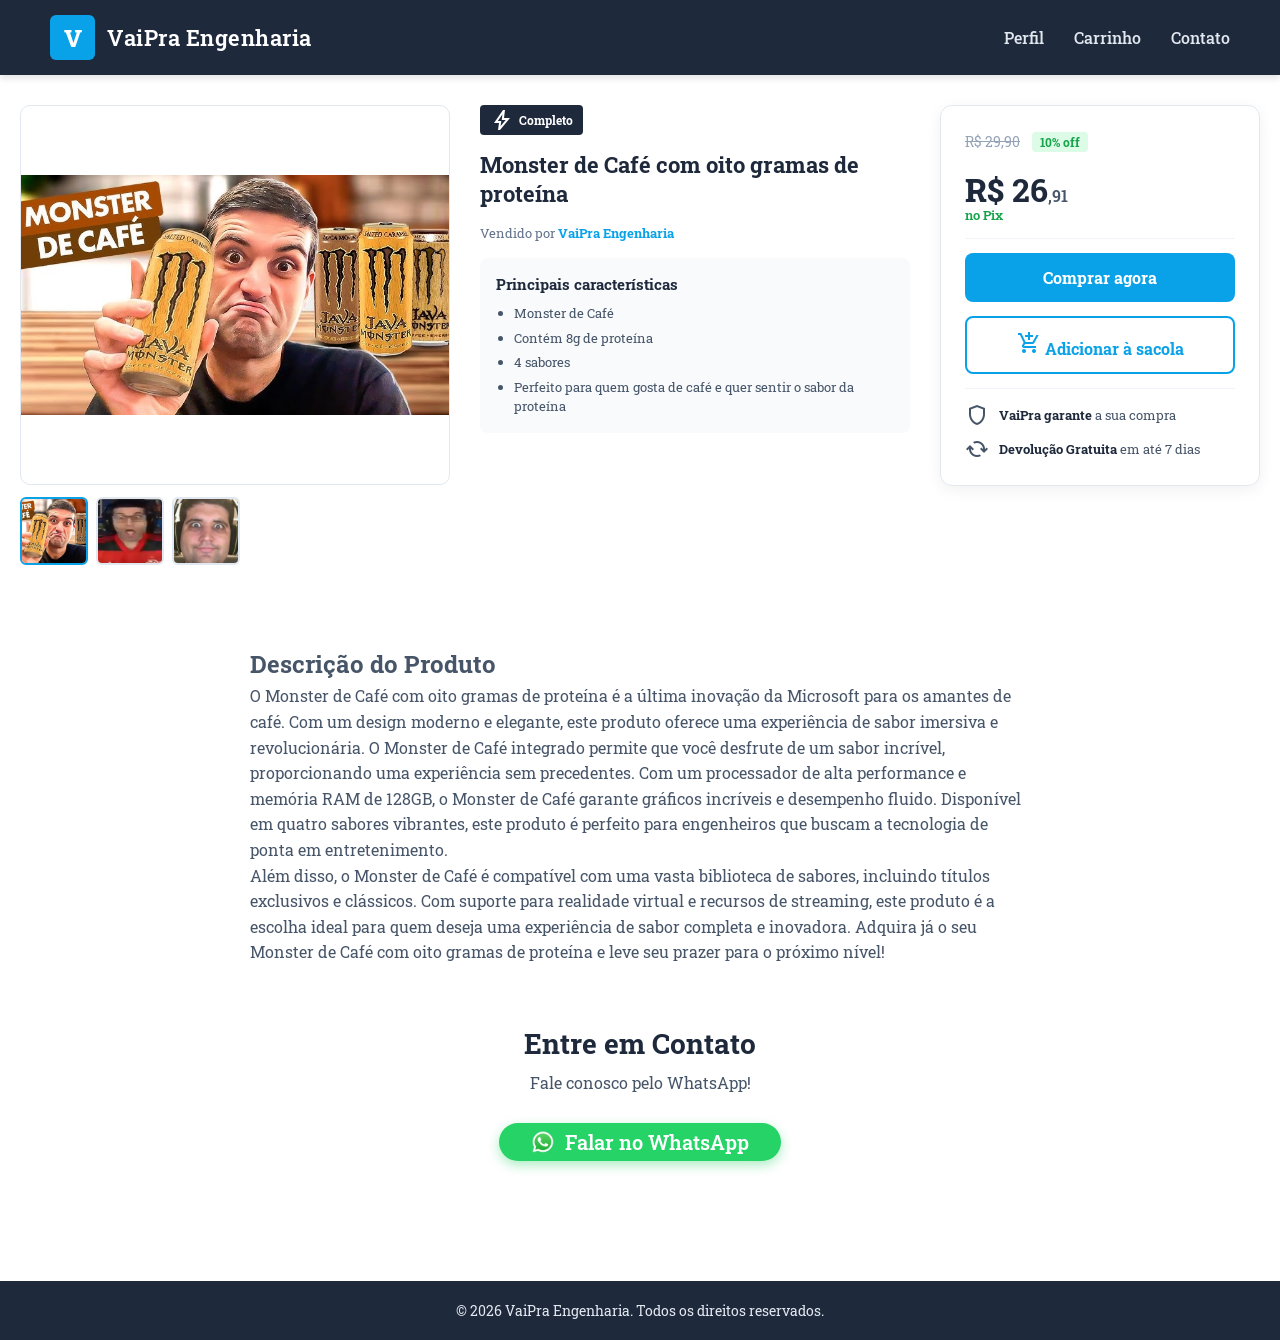
<file: pages/produtos/produto3/produto3.html>
<!DOCTYPE html>
<html lang="pt-br">

<head>
    <meta charset="UTF-8">
    <meta name="viewport" content="width=device-width, initial-scale=1.0">
    <link rel="stylesheet" href="../style.css">
    <link rel="stylesheet"
        href="https://fonts.googleapis.com/css2?family=Material+Symbols+Outlined:opsz,wght,FILL,GRAD@20..48,100..700,0..1,-50..200" />
    <title>VaiPra Engenharia</title>
</head>

<body>
    <nav class="navbar">
        <a href="../../../index.html" class="brand">
            <div class="logo-v">V</div>
            <span class="brand-name">VaiPra Engenharia</span>
        </a>

        <ul class="nav-links">
            <li><a href="../../../pages/perfil/login/index.html">Perfil</a></li>
            <li><a href="../../../pages/carrinho/index.html">Carrinho</a></li>
            <li><a href="../../contato/index.html">Contato</a></li>
        </ul>
    </nav>



    <!-- PRODUTO -->
    <div class="produto-page">

        <!-- GALERIA -->
        <div class="galeria">
            <div class="galeria-main">
                <img id="imgPrincipal" src="../../../img/oitogramasdeproteina.jpg" alt="Monster de Café">
            </div>
            <div class="galeria-thumbs">
                <div class="thumb active" onclick="trocarImagem(this, '/img/oitogramasdeproteina.jpg')">
                    <img src="../../../img/oitogramasdeproteina.jpg" alt="Foto 1">
                </div>
                <div class="thumb" onclick="trocarImagem(this, '/img/residentevil.jpg')">
                    <img src="../../../img/residentevil.jpg" alt="Foto 2">
                </div>
                <div class="thumb" onclick="trocarImagem(this, '/img/kinect.webp')">
                    <img src="../../../img/kinect.webp" alt="Foto 3">
                </div>
            </div>
        </div>

        <!-- INFORMAÇÕES -->
        <div class="produto-info">
            <div class="badge-full"><span class="material-symbols-outlined">bolt</span> Completo</div>

            <h1 class="produto-titulo">Monster de Café com oito gramas de proteína</h1>


            <p class="vendedor">Vendido por <strong>VaiPra Engenharia</strong></p>

            <!-- Características -->
            <div class="caracteristicas">
                <h4>Principais características</h4>
                <ul>
                    <li>Monster de Café</li>
                    <li>Contém 8g de proteína</li>
                    <li>4 sabores</li>
                    <li>Perfeito para quem gosta de café e quer sentir o sabor da proteína</li>
                </ul>
            </div>
        </div>

        <!-- PAINEL DE PREÇO -->
        <div class="painel-preco">
            <div>
                <span class="preco-original">R$ 29,90</span>
                <span class="badge-desconto">10% off</span>
            </div>

            <div>
                <div class="preco-pix">R$ <strong>26</strong><span>,91</span></div>
                <div class="preco-pix-label">no Pix</div>
            </div>



            <div class="divider"></div>

            <button class="btn-comprar-agora" onclick="alert('Redirecionando para o checkout...')">
                Comprar agora
            </button>
            <button class="btn-adicionar-sacola" onclick="adicionarSacola()">
                <span class="material-symbols-outlined">add_shopping_cart</span> Adicionar à sacola
            </button>


            <div class="divider"></div>

            <div class="garantias">
                <div class="garantia-item">
                    <span class="material-symbols-outlined">shield</span>
                    <span><strong>VaiPra garante</strong> a sua compra</span>
                </div>
                <div class="garantia-item">
                    <span class="material-symbols-outlined">cached</span>
                    <span><strong>Devolução Gratuita</strong> em até 7 dias</span>
                </div>
            </div>
        </div>

    </div>


    <!-- DESCRIÇÃO -->
    <section class="descricao">
        <h2>Descrição do Produto</h2>
        <p>O Monster de Café com oito gramas de proteína é a última inovação da Microsoft para os amantes de café. Com
            um design moderno e elegante, este produto oferece uma experiência de sabor imersiva e revolucionária. O
            Monster de Café integrado permite que você desfrute de um sabor incrível, proporcionando uma experiência sem
            precedentes. Com um processador de alta performance e memória RAM de 128GB, o Monster de Café garante
            gráficos incríveis e desempenho fluido. Disponível em quatro sabores vibrantes, este produto é perfeito para
            engenheiros que buscam a tecnologia de ponta em entretenimento.</p>

        <p>Além disso, o Monster de Café é compatível com uma vasta biblioteca de sabores, incluindo títulos exclusivos
            e clássicos. Com suporte para realidade virtual e recursos de streaming, este produto é a escolha ideal para
            quem deseja uma experiência de sabor completa e inovadora. Adquira já o seu Monster de Café com oito gramas
            de proteína e leve seu prazer para o próximo nível!</p>
    </section>


    <!-- CONTATO -->
    <section id="contato" class="contato">
        <h2>Entre em Contato</h2>
        <p>Fale conosco pelo WhatsApp!</p>

        <a href="https://wa.me/5549999359097?text=Olá!%20Vim%20pelo%20site%20e%20gostaria%20de%20saber%20mais%20sobre%20os%20produtos."
            target="_blank" class="btn-whatsapp">
            <img src="../../../img/svg/WhatsApp.svg.webp" alt="Ícone do WhatsApp" class="whatsapp-icon">
            Falar no WhatsApp
        </a>
    </section>

    <footer class="footer">
        <p>&copy; 2026 VaiPra Engenharia. Todos os direitos reservados.</p>
    </footer>

    <script src="../script.js"></script>

</body>

</html>
</file>
<file: css/style.css>
@import url('https://fonts.googleapis.com/css2?family=Roboto+Slab:wght@100..900&display=swap');

/* Reset básico para remover margens padrão */
* {
    margin: 0;
    padding: 0;
    box-sizing: border-box;
    font-family: "Roboto Slab", serif;
}

/* Permite que a rolagem seja suave ao clicar nos links de navegação */
html {
    scroll-behavior: smooth;
}


/* Estilo principal da Navbar */
.navbar {
    display: flex;
    justify-content: space-between;
    /* Separa a logo dos links */
    align-items: center;
    /* Alinha verticalmente no centro */
    background-color: #1e293b;
    /* Azul escuro (tom profissional) */
    padding: 15px 50px;
    box-shadow: 0 4px 6px rgba(0, 0, 0, 0.1);
}

/* Container da Logo */
.brand {
    display: flex;
    align-items: center;
    gap: 12px;
    /* Espaço entre o V e o nome da empresa */
    cursor: pointer;
    text-decoration: none;
    /* Remove o sublinhado q estava */
}

/* Estilo do ícone "V" */
.logo-v {
    background-color: #09a2e9;
    /* Laranja/Amarelo engenharia */
    color: #ffffff;
    font-size: 24px;
    font-weight: 800;
    width: 45px;
    height: 45px;
    display: flex;
    justify-content: center;
    align-items: center;
    border-radius: 6px;
    /* Bordas levemente arredondadas */
}

/* Estilo do nome da empresa */
.brand-name {
    color: #ffffff;
    font-size: 22px;
    font-weight: 600;
    letter-spacing: 0.5px;
}

/* Container dos Links */
.nav-links {
    list-style: none;
    display: flex;
    gap: 30px;
    /* Espaço entre os links */
}

/* Estilo dos Links */
.nav-links a {
    color: #e2e8f0;
    text-decoration: none;
    font-size: 16px;
    font-weight: 500;
    transition: color 0.3s ease;
}

/* Efeito ao passar o mouse (Hover) */
.nav-links a:hover {
    color: #09a2e9;
    /* Fica da mesma cor do V da logo */
}





/* Estilos do Carrossel */
.carousel-container {
    position: relative;
    width: 100%;
    max-width: 100vw;
    overflow: hidden;
    /* Esconde o que passar da tela */
    margin-top: 0;
    /* Ajuste se a sua navbar for fixa (position: fixed) */
}

.carousel-slide {
    display: flex;
    width: 100%;
    transition: transform 0.5s ease-in-out;
    /* Efeito suave de transição */
}

.carousel-slide a {
    min-width: 100%;
    display: block;
}

.carousel-slide a img {
    width: 100%;
    /* Cada imagem ocupa 100% do container */
    height: auto;
    object-fit: cover;
    /* Garante que a imagem não distorça */
    max-height: 600px;
    /* Altura máxima do banner*/
}

/* Botões de Voltar e Avançar (Estilo Mercado Livre) */
.carousel-btn {
    position: absolute;
    top: 50%;
    transform: translateY(-50%);
    background-color: #09a2e9;
    color: white;
    /* Azul parecido com o do ML */
    border: none;
    width: 50px;
    height: 50px;
    border-radius: 50%;
    font-size: 24px;
    cursor: pointer;
    box-shadow: 0 2px 4px rgba(0, 0, 0, 0.2);
    z-index: 10;
    transition: background-color 0.3s, transform 0.2s ease-in-out;
    display: flex;
    align-items: center;
    justify-content: center;
}

.carousel-btn:hover {
    background-color: #09a2e9;
    transform: translateY(-50%) scale(1.10);
    /* Aumenta um pouco ao passar o mouse */
}

.prev {
    left: 20px;
}

.next {
    right: 20px;
}

/* Bolinhas de paginação na parte inferior */
.carousel-dots {
    position: absolute;
    bottom: 15px;
    width: 100%;
    text-align: center;
    z-index: 10;
}

.dot {
    display: inline-block;
    width: 10px;
    height: 10px;
    margin: 0 5px;
    background-color: rgba(0, 0, 0, 0.2);
    border-radius: 50%;
    cursor: pointer;
    transition: background-color 0.3s;
}

.dot.active,
.dot:hover {
    background-color: #3483fa;
    /* Azul ativo */
}


.title-catalog {
    text-align: center;
    margin-top: 40px;
    color: #1e293b;
    /* Mesma cor da navbar para manter a identidade visual */
    font-size: 28px;
    font-weight: 700;
}

/* Container que organiza os produtos lado a lado */
.produtos-container {
    display: flex;
    /* É isso aqui que força os itens a ficarem um do lado do outro */
    flex-direction: row;
    /* Garante que a direção seja em linha (horizontal) */
    flex-wrap: wrap;
    /* Se a tela for pequena, ele joga o que não couber pra linha de baixo */
    gap: 40px;
    /* Essa é a distância entre os boxes! Pode aumentar ou diminuir esse número */
    justify-content: center;
    /* Centraliza os boxes no meio da tela */
    padding: 40px;
    /* Espaçamento em volta de tudo */
    background-color: #f8f9fa;
    /* Fundo cinza clarinho (opcional) */
}

/* O quadrado de cada produto */
.card-simples {
    width: 280px;
    /* Largura fixa do card */
    height: 100%;
    /* Estica para igualar o maior card da linha */
    background-color: #ffffff;
    border: 1px solid #e2e8f0;
    border-radius: 8px;
    /* Bordas arredondadas */
    padding: 15px;
    text-align: center;
    box-shadow: 0 2px 4px rgba(0, 0, 0, 0.05);
    /* Sombreado bem leve */
    display: flex;
    flex-direction: column;
}

/* Ajuste da imagem para caber no quadrado */
.card-simples img {
    width: 100%;
    height: 160px;
    /* Altura fixa para manter um padrão */
    object-fit: cover;
    /* Evita que a imagem distorça */
    border-radius: 4px;
}

/* Estilo do título do produto */
.card-simples h3 {
    margin-top: 15px;
    color: #1e293b;
    /* Mesma cor da sua navbar */
    font-size: 18px;
}

/* Estilo da descrição */
.card-simples p {
    margin-top: 10px;
    color: #475569;
    /* Cinza escuro para facilitar a leitura */
    font-size: 14px;
    line-height: 1.5;
    /* Espaço entre as linhas do texto */
}

.card-simples:hover {
    /* Efeito ao passar o mouse */
    box-shadow: 0 4px 8px rgba(0, 0, 0, 0.1);
    /* Sombra mais forte ao passar o mouse */
    transform: translateY(-5px);
    /* Leve elevação ao passar o mouse */
    transition: all 0.3s ease;
}

.btn-product {
    background: transparent;
    border: none;
    cursor: pointer;
    display: flex;
}


/********** Estilos para a seção de Contato **********/
.contato {
    text-align: center;
    padding: 60px 40px;
    background-color: #fff;
}

.contato h2 {
    font-size: 28px;
    color: #1e293b;
    margin-bottom: 10px;
}

.contato p {
    color: #475569;
    margin-bottom: 30px;
}

.btn-whatsapp {
    display: inline-flex;
    align-items: center;
    gap: 10px;
    /* Espaço entre o ícone e o texto */
    background-color: #25d366;
    color: white;
    text-decoration: none;
    font-size: 20px;
    font-weight: 600;
    padding: 6px 32px;
    border-radius: 50px;
    box-shadow: 0 4px 12px rgba(37, 211, 102, 0.4);
    transition: background-color 0.3s, transform 0.2s;
}


.btn-whatsapp:hover {
    background-color: #1ebe5d;
    transform: scale(1.05);
}

.whatsapp-icon {
    width: 24px;
    /* ← controla o tamanho do SVG */
    height: 24px;
}

.footer {
    text-align: center;
    padding: 20px 0;
    background-color: #1e293b;
    /* Mesma cor da navbar para manter a identidade visual */
    color: #e2e8f0;
    /* Texto em cinza claro para contraste */
    font-size: 14px;
}
</file>
<file: pages/carrinho/style.css>
/* Reset global é feito no css/style.css */

/* Fundo da tela do carrinho */
body {
    background-color: #f8fafc; /* Fundo cinza super claro, ótimo para e-commerce */
}

/* Container Principal do Carrinho */
.cart-container {
    max-width: 1200px;
    margin: 60px auto;
    padding: 0 20px;
}

.cart-container h1 {
    color: #1e293b;
    font-size: 32px;
    margin-bottom: 30px;
    font-weight: 800;
}

.cart-content {
    display: flex;
    gap: 30px;
    align-items: flex-start;
}

/* Área da Lista de Produtos */
.cart-items {
    flex: 2; /* Ocupa mais espaço que o resumo */
    display: flex;
    flex-direction: column;
    gap: 20px;
}

/* Cada Item do Carrinho */
.cart-item {
    display: flex;
    align-items: center;
    background-color: #fff;
    padding: 20px;
    border-radius: 12px;
    box-shadow: 0 4px 6px rgba(0, 0, 0, 0.03);
    gap: 20px;
    border: 1px solid #e2e8f0;
    transition: 0.3s;
}

.cart-item:hover {
    box-shadow: 0 8px 15px rgba(0, 0, 0, 0.05);
}

.cart-item img {
    width: 100px;
    height: 100px;
    object-fit: cover;
    border-radius: 8px;
    border: 1px solid #f1f5f9;
}

/* Detalhes de Texto do Item */
.item-details {
    flex: 2;
}

.item-details h3 {
    color: #1e293b;
    font-size: 18px;
    margin-bottom: 6px;
}

.item-details p {
    color: #64748b;
    font-size: 14px;
}

/* Controles de Quantidade (+ / -) */
.item-quantity {
    display: flex;
    align-items: center;
    border: 1px solid #cbd5e1;
    border-radius: 8px;
    overflow: hidden;
}

.item-quantity button {
    background-color: #f8fafc;
    border: none;
    padding: 10px 15px;
    cursor: pointer;
    font-size: 18px;
    color: #475569;
    transition: 0.3s;
}

.item-quantity button:hover {
    background-color: #e2e8f0;
    color: #1e293b;
}

.item-quantity input {
    width: 40px;
    text-align: center;
    border: none;
    font-size: 16px;
    font-family: inherit;
    color: #1e293b;
    font-weight: 600;
    outline: none;
}

/* Preço e Lixeira */
.item-price {
    font-weight: 700;
    color: #1e293b;
    font-size: 18px;
    width: 120px;
    text-align: right;
}

.remove-btn {
    background: none;
    border: none;
    color: #cbd5e1;
    font-size: 26px;
    cursor: pointer;
    transition: 0.3s;
    padding: 10px;
}

.remove-btn:hover {
    color: #ef4444; /* Fica vermelho ao passar o mouse */
    transform: scale(1.1);
}


/* Área do Resumo do Pedido */
.cart-summary {
    flex: 1; /* Ocupa a lateral */
    background-color: #fff;
    padding: 30px;
    border-radius: 12px;
    box-shadow: 0 4px 6px rgba(0, 0, 0, 0.05);
    border: 1px solid #e2e8f0;
    position: sticky;
    top: 100px; /* Faz a barra rolar junto com a tela e parar no topo */
}

.cart-summary h2 {
    color: #1e293b;
    font-size: 22px;
    margin-bottom: 25px;
    font-weight: 800;
}

.summary-line {
    display: flex;
    justify-content: space-between;
    margin-bottom: 15px;
    color: #475569;
    font-size: 16px;
}

.cart-summary hr {
    border: 0;
    height: 1px;
    background-color: #e2e8f0;
    margin: 20px 0;
}

.summary-total {
    display: flex;
    justify-content: space-between;
    color: #1e293b;
    font-size: 20px;
    font-weight: 800;
    margin-bottom: 25px;
}

.checkout-btn {
    width: 100%;
    background-color: #09a2e9;
    color: #fff;
    border: none;
    padding: 16px;
    border-radius: 8px;
    font-size: 18px;
    font-weight: 700;
    cursor: pointer;
    transition: 0.3s;
    box-shadow: 0 4px 6px rgba(9, 162, 233, 0.2);
}

.checkout-btn:hover {
    background-color: #078bc9;
    transform: translateY(-2px);
    box-shadow: 0 6px 10px rgba(9, 162, 233, 0.3);
}

.continue-shopping {
    display: block;
    text-align: center;
    margin-top: 20px;
    color: #09a2e9;
    text-decoration: none;
    font-weight: 600;
    transition: 0.3s;
}

.continue-shopping:hover {
    text-decoration: underline;
}

/* Responsividade Básica para o Carrinho */
@media (max-width: 900px) {
    .cart-content {
        flex-direction: column;
    }
    
    .cart-summary {
        width: 100%;
        position: static;
    }

    .cart-item {
        flex-direction: column;
        text-align: center;
        gap: 15px;
    }

    .item-price {
        text-align: center;
    }
}
</file>
<file: pages/contato/style.css>
/* Estilos específicos para a página de Contato (Baseado no visual do Mercado Livre) */

body {
    background-color: #ebebeb;
    /* Fundo cinza claro típico do ML */
    display: flex;
    flex-direction: column;
    min-height: 100vh;
    /* Garante que o footer fique no fim da página */
}

/* Container central para a página de contato */
.contato-container {
    flex: 1;
    display: flex;
    justify-content: center;
    align-items: center;
    padding: 60px 20px;
}

/* Sobrescrevendo a classe global .contato para virar um card centralizado e clean */
.contato {
    background-color: #ffffff;
    border-radius: 15px;
    box-shadow: 0 10px 25px rgba(0, 0, 0, 0.15);
    /* Sombra suave padrão ML */
    width: 100%;
    max-width: 500px;
    /* Largura máxima do card */
    padding: 50px 40px;
    text-align: center;
    display: flex;
    flex-direction: column;
    align-items: center;
}

.contato h2 {
    font-size: 26px;
    color: #333333;
    margin-bottom: 15px;
    font-weight: 600;
}

.contato p {
    color: #666666;
    font-size: 16px;
    line-height: 1.5;
    margin-bottom: 35px;
}

/* Adicionando um ícone ilustrativo no topo do card (opcional para ficar bonito) */
.contato-icon {
    background-color: #f3f4f6;
    color: #09a2e9;
    width: 80px;
    height: 80px;
    border-radius: 50%;
    display: flex;
    justify-content: center;
    align-items: center;
    font-size: 40px;
    margin-bottom: 25px;
}

/* Ajustando o botão do WhatsApp */
.btn-whatsapp {
    width: 100%;
    max-width: 320px;
    /* Limite de tamanho pro botão */
    justify-content: center;
    padding: 14px 24px;
    border-radius: 6px;
    /* Borda menos arredondada, estilo ML */
    font-size: 16px;
    box-shadow: none;
    /* Tirando sombra extra do botão global */
}

.btn-whatsapp:hover {
    transform: translateY(-2px);
    /* Efeito suave de elevação */
    box-shadow: 0 4px 8px rgba(0, 0, 0, .1);
}
</file>
<file: pages/login/style.css>
@import url('https://fonts.googleapis.com/css2?family=Roboto+Slab:wght@100..900&display=swap');

* {
    margin: 0;
    padding: 0;
    box-sizing: border-box;
    font-family: "Roboto Slab", serif;
}

/* 1 valor = margin:20px - todos os lados*/
/* 2 valores = 20px 30px - Em cima e embaixo, dos lados*/
/* 3 valores = 20px 10px 30px - Em cima, dos lados, embaixo*/
/* 4 valores = em cima, direita, embaixo, esquerda*/



body {
    background-color: #fff;
}

.login-wrapper {
    display: flex;
    justify-content: center;
    align-items: center;
    min-height: calc(100vh - 75px);
}

.container {
    display: flex;
    flex-direction: column;
    justify-content: center;
    width: 420px;
    background-color: #1e293b;
    /* Fundo azul escuro da Navbar para contrastar com a tela branca */
    border: 1px solid #334155;
    border-radius: 15px;
    color: #fff;
    /* Mantém seu texto branco original legível */
    padding: 40px;
    box-shadow: 0 10px 25px rgba(0, 0, 0, 0.15);
    /* Sombra mais moderna e suave */
}

.container h1 {
    font-size: 40px;
    text-align: center;

}

.campo-preencher {
    position: relative;
    width: 100%;
    height: 50px;
    margin: 30px 0;

}

.campo-preencher input {
    width: 100%;
    height: 100%;
    background-color: transparent;
    border: 2px solid rgba(255, 255, 255, .2);
    border-radius: 40px;
    outline: none;
    /* tira borda ao clicar */
    font-size: 16px;
    color: #fff;
    padding: 20px 45px 20px 20px;
}

/* Corrige o fundo quando o Google faz preenchimento automático (Autofill) */
.campo-preencher input:-webkit-autofill,
.campo-preencher input:-webkit-autofill:hover,
.campo-preencher input:-webkit-autofill:focus,
.campo-preencher input:-webkit-autofill:active {
    -webkit-box-shadow: 0 0 0 30px #1e293b inset !important;
    -webkit-text-fill-color: #fff !important;
    transition: background-color 5000s ease-in-out 0s;
}

.campo-preencher::placeholder {
    color: #334155;
}

.campo-preencher i {
    position: absolute;
    /*pra colocar em um ponto especifico */
    right: 20px;
    /* right significa que ele vai tudo para a direita e volta a quanitdade de px que colocar */
    top: 50%;
    /* nao da certo só ele sozinho pq ele vai localizar o meio do input e vai colocar o icone a partir dali, nao vai ficar o icone no centro */
    transform: translateY(-50%);
    /*precisa disso pra ficar bem ao centro */
    font-size: 20px;
}

.remember-forgot {
    display: flex;
    justify-content: space-between;
    gap: 50px;
    margin: -15px 0 15px;
}

.remember-forgot label input {
    accent-color: #fff;
    /*cor ao clicar na checkbox*/
    margin-right: 5px;
    /*separar um pouco a checkbox do texto*/
}

.remember-forgot a {
    text-decoration: none;
    /*pra sumir sublinhado no texto*/
    color: #fffffff5;
    transition: 0.5s;

}

.remember-forgot a:hover {
    color: #ffffffa1;

}

.login {
    width: 100%;
    height: 50px;
    background-color: #fff;
    border: none;
    border-radius: 40px;
    cursor: pointer;
    font-size: 16px;
    color: #333;
    font-weight: 600;
    box-shadow: rgba(0, 0, 0, .1);
    margin-top: 20px;
    transition: 0.3s;
}

.login:hover {
    background-color: transparent;
    border: 1px solid rgba(255, 255, 255, .2);
    color: #fff;

}

.login:hover::after {
    width: 100%;
    height: 50px;
    background-color: #fff;
    border: none;
    border-radius: 40px;
    cursor: pointer;
    font-size: 16px;
    color: #333;
    font-weight: 600;
    box-shadow: rgba(0, 0, 0, .1);
    margin-top: 20px;
    transition: 0.5;
}

.register-link {
    font-size: 14px;
    text-align: center;
    margin: 20px 0 15px;
}

.register-link a {
    text-decoration: none;
    color: #fff;
    font-weight: 600;
    transition: 0.5s;
}

.register-link a:hover {
    color: #ffffffa1;
}
</file>
<file: pages/perfil/login/style.css>
@import url('https://fonts.googleapis.com/css2?family=Roboto+Slab:wght@100..900&display=swap');

* {
    margin: 0;
    padding: 0;
    box-sizing: border-box;
    font-family: "Roboto Slab", serif;
}

/* 1 valor = margin:20px - todos os lados*/
/* 2 valores = 20px 30px - Em cima e embaixo, dos lados*/
/* 3 valores = 20px 10px 30px - Em cima, dos lados, embaixo*/
/* 4 valores = em cima, direita, embaixo, esquerda*/



body {
    background-color: #fff;
}

.login-wrapper {
    display: flex;
    justify-content: center;
    align-items: center;
    min-height: calc(100vh - 75px);
}

.container {
    display: flex;
    flex-direction: column;
    justify-content: center;
    width: 420px;
    background-color: #1e293b;
    /* Fundo azul escuro da Navbar para contrastar com a tela branca */
    border: 1px solid #334155;
    border-radius: 15px;
    color: #fff;
    /* Mantém seu texto branco original legível */
    padding: 40px;
    box-shadow: 0 10px 25px rgba(0, 0, 0, 0.15);
    /* Sombra mais moderna e suave */
}

.container h1 {
    font-size: 40px;
    text-align: center;

}

.campo-preencher {
    position: relative;
    width: 100%;
    height: 50px;
    margin: 30px 0;

}

.campo-preencher input {
    width: 100%;
    height: 100%;
    background-color: transparent;
    border: 2px solid rgba(255, 255, 255, .2);
    border-radius: 40px;
    outline: none;
    /* tira borda ao clicar */
    font-size: 16px;
    color: #fff;
    padding: 20px 45px 20px 20px;
}

/* Corrige o fundo quando o Google faz preenchimento automático (Autofill) */
.campo-preencher input:-webkit-autofill,
.campo-preencher input:-webkit-autofill:hover,
.campo-preencher input:-webkit-autofill:focus,
.campo-preencher input:-webkit-autofill:active {
    -webkit-box-shadow: 0 0 0 30px #1e293b inset !important;
    -webkit-text-fill-color: #fff !important;
    transition: background-color 5000s ease-in-out 0s;
}

.campo-preencher::placeholder {
    color: #334155;
}

.campo-preencher i {
    position: absolute;
    /*pra colocar em um ponto especifico */
    right: 20px;
    /* right significa que ele vai tudo para a direita e volta a quanitdade de px que colocar */
    top: 50%;
    /* nao da certo só ele sozinho pq ele vai localizar o meio do input e vai colocar o icone a partir dali, nao vai ficar o icone no centro */
    transform: translateY(-50%);
    /*precisa disso pra ficar bem ao centro */
    font-size: 20px;
}

.remember-forgot {
    display: flex;
    justify-content: space-between;
    gap: 50px;
    margin: -15px 0 15px;
}

.remember-forgot label input {
    accent-color: #fff;
    /*cor ao clicar na checkbox*/
    margin-right: 5px;
    /*separar um pouco a checkbox do texto*/
}

.remember-forgot a {
    text-decoration: none;
    /*pra sumir sublinhado no texto*/
    color: #fffffff5;
    transition: 0.5s;

}

.remember-forgot a:hover {
    color: #ffffffa1;

}

.login {
    width: 100%;
    height: 50px;
    background-color: #fff;
    border: none;
    border-radius: 40px;
    cursor: pointer;
    font-size: 16px;
    color: #333;
    font-weight: 600;
    box-shadow: rgba(0, 0, 0, .1);
    margin-top: 20px;
    transition: 0.3s;
}

.login:hover {
    background-color: transparent;
    border: 1px solid rgba(255, 255, 255, .2);
    color: #fff;

}

.login:hover::after {
    width: 100%;
    height: 50px;
    background-color: #fff;
    border: none;
    border-radius: 40px;
    cursor: pointer;
    font-size: 16px;
    color: #333;
    font-weight: 600;
    box-shadow: rgba(0, 0, 0, .1);
    margin-top: 20px;
    transition: 0.5;
}

.register-link {
    font-size: 14px;
    text-align: center;
    margin: 20px 0 15px;
}

.register-link a {
    text-decoration: none;
    color: #fff;
    font-weight: 600;
    transition: 0.5s;
}

.register-link a:hover {
    color: #ffffffa1;
}
</file>
<file: pages/style.css>
@import url('https://fonts.googleapis.com/css2?family=Roboto+Slab:wght@100..900&display=swap');

        * {
            margin: 0;
            padding: 0;
            box-sizing: border-box;
            font-family: "Roboto Slab", serif;
        }

        html {
            scroll-behavior: smooth;
        }

        /* ===== NAVBAR (igual ao index) ===== */
        .navbar {
            display: flex;
            justify-content: space-between;
            align-items: center;
            background-color: #1e293b;
            padding: 15px 50px;
            box-shadow: 0 4px 6px rgba(0, 0, 0, 0.1);
        }

        .brand {
            display: flex;
            align-items: center;
            gap: 12px;
            cursor: pointer;
            text-decoration: none;
        }

        .logo-v {
            background-color: #09a2e9;
            color: #fff;
            font-size: 24px;
            font-weight: 800;
            width: 45px;
            height: 45px;
            display: flex;
            justify-content: center;
            align-items: center;
            border-radius: 6px;
        }

        .brand-name {
            color: #fff;
            font-size: 22px;
            font-weight: 600;
            letter-spacing: 0.5px;
        }

        .nav-links {
            list-style: none;
            display: flex;
            gap: 30px;
        }

        .nav-links a {
            color: #e2e8f0;
            text-decoration: none;
            font-size: 16px;
            font-weight: 500;
            transition: color 0.3s;
        }

        .nav-links a:hover {
            color: #09a2e9;
        }

        /* ===== PRODUTO WRAPPER ===== */
        .produto-page {
            max-width: 1400px;
            margin: 30px auto;
            padding: 0 20px;
            display: grid;
            grid-template-columns: 1fr 1fr 320px;
            gap: 30px;
            align-items: start;
        }

        /* ===== GALERIA ===== */
        .galeria {
            display: flex;
            flex-direction: column;
            gap: 12px;
        }

        .galeria-main {
            border: 1px solid #e2e8f0;
            border-radius: 10px;
            overflow: hidden;
            background: #fff;
            display: flex;
            align-items: center;
            justify-content: center;
            height: 380px;
        }

        .galeria-main img {
            width: 100%;
            height: 100%;
            object-fit: contain;
            transition: transform 0.3s ease;
        }

        .galeria-main:hover img {
            transform: scale(1.04);
        }

        .galeria-thumbs {
            display: flex;
            gap: 8px;
            flex-wrap: wrap;
        }

        .thumb {
            width: 68px;
            height: 68px;
            border: 2px solid #e2e8f0;
            border-radius: 6px;
            overflow: hidden;
            cursor: pointer;
            background: #fff;
            transition: border-color 0.2s;
        }

        .thumb img {
            width: 100%;
            height: 100%;
            object-fit: cover;
        }

        .thumb.active,
        .thumb:hover {
            border-color: #09a2e9;
        }

        /* ===== INFOS DO PRODUTO ===== */
        .produto-info {
            display: flex;
            flex-direction: column;
            gap: 16px;
        }

        .badge-full {
            display: inline-flex;
            align-items: center;
            gap: 5px;
            background: #1e293b;
            color: #fff;
            font-size: 12px;
            font-weight: 700;
            padding: 3px 10px;
            border-radius: 4px;
            width: fit-content;
        }

        .produto-titulo {
            font-size: 22px;
            font-weight: 700;
            color: #1e293b;
            line-height: 1.3;
        }

        /* Vendedor */
        .vendedor {
            font-size: 13px;
            color: #64748b;
        }

        .vendedor strong {
            color: #09a2e9;
        }

        /* Características */
        .caracteristicas {
            background: #f8fafc;
            border-radius: 8px;
            padding: 16px;
        }

        .caracteristicas h4 {
            font-size: 15px;
            color: #1e293b;
            margin-bottom: 10px;
            font-weight: 700;
        }

        .caracteristicas ul {
            padding-left: 18px;
            display: flex;
            flex-direction: column;
            gap: 5px;
        }

        .caracteristicas li {
            font-size: 13px;
            color: #475569;
            line-height: 1.5;
        }

        /* ===== PAINEL DE PREÇO ===== */
        .painel-preco {
            background: #fff;
            border: 1px solid #e2e8f0;
            border-radius: 12px;
            padding: 24px;
            display: flex;
            flex-direction: column;
            gap: 14px;
            position: sticky;
            top: 20px;
            box-shadow: 0 4px 16px rgba(0, 0, 0, 0.06);
        }

        .preco-original {
            font-size: 14px;
            color: #94a3b8;
            text-decoration: line-through;
        }

        .badge-desconto {
            display: inline-block;
            background: #dcfce7;
            color: #16a34a;
            font-size: 12px;
            font-weight: 700;
            padding: 2px 8px;
            border-radius: 4px;
            margin-left: 8px;
        }

        .preco-pix {
            font-size: 32px;
            font-weight: 800;

            color: #1e293b;
            line-height: 1.5;
        }

        .preco-pix span {
            font-size: 16px;
            font-weight: 600;
            color: #475569;
        }

        .preco-pix-label {
            font-size: 13px;
            color: #16a34a;
            font-weight: 600;
            margin-top: -8px;
        }

        .divider {
            height: 1px;
            background: #f1f5f9;
        }

        .btn-comprar-agora {
            background: #09a2e9;
            color: #fff;
            border: none;
            border-radius: 8px;
            padding: 14px;
            font-size: 16px;
            font-weight: 700;
            cursor: pointer;
            transition: background 0.2s, transform 0.15s;
            width: 100%;
        }

        .btn-comprar-agora:hover {
            background: #0284c7;
            transform: scale(1.02);
        }

        .btn-adicionar-sacola {
            background: #fff;
            color: #09a2e9;
            border: 2px solid #09a2e9;
            border-radius: 8px;
            padding: 13px;
            font-size: 16px;
            font-weight: 700;
            cursor: pointer;
            transition: all 0.2s;
            width: 100%;
        }

        .btn-adicionar-sacola:hover {
            background: #eff8ff;
        }

        /* Garantias */
        .garantias {
            display: flex;
            flex-direction: column;
            gap: 10px;
        }

        .garantia-item {
            display: flex;
            align-items: center;
            gap: 10px;
            font-size: 13px;
            color: #475569;
        }

        .garantia-icon {
            font-size: 18px;
            flex-shrink: 0;
        }

        .garantia-item strong {
            color: #1e293b;
        }

        /* ===== FOOTER ===== */
        .footer {
            text-align: center;
            padding: 20px 0;
            background-color: #1e293b;
            color: #e2e8f0;
            font-size: 14px;
            margin-top: 60px;
        }


        /* Descrição do produto */
        .descricao {
            margin-top: 80px;
            margin-left: 250px;
            margin-right: 250px;
            line-height: 1.6;
            color: #475569;
        }

        /********** Estilos para a seção de Contato **********/
        .contato {
            text-align: center;
            padding: 60px 40px;
            background-color: #fff;
        }

        .contato h2 {
            font-size: 28px;
            color: #1e293b;
            margin-bottom: 10px;
        }

        .contato p {
            color: #475569;
            margin-bottom: 30px;
        }

        .btn-whatsapp {
            display: inline-flex;
            align-items: center;
            gap: 10px;
            /* Espaço entre o ícone e o texto */
            background-color: #25d366;
            color: white;
            text-decoration: none;
            font-size: 20px;
            font-weight: 600;
            padding: 6px 32px;
            border-radius: 50px;
            box-shadow: 0 4px 12px rgba(37, 211, 102, 0.4);
            transition: background-color 0.3s, transform 0.2s;
        }


        .btn-whatsapp:hover {
            background-color: #1ebe5d;
            transform: scale(1.05);
        }

        .whatsapp-icon {
            width: 24px;
            /* ← controla o tamanho do SVG */
            height: 24px;
        }

        /* ===== RESPONSIVO ===== */
        @media (max-width: 900px) {
            .produto-page {
                grid-template-columns: 1fr;
            }

            .painel-preco {
                position: static;
            }

            .navbar {
                padding: 15px 20px;
            }


        }
</file>
<file: pages/produtos/style.css>
@import url('https://fonts.googleapis.com/css2?family=Roboto+Slab:wght@100..900&display=swap');

        * {
            margin: 0;
            padding: 0;
            box-sizing: border-box;
            font-family: "Roboto Slab", serif;
        }

        html {
            scroll-behavior: smooth;
        }

        /* ===== NAVBAR (igual ao index) ===== */
        .navbar {
            display: flex;
            justify-content: space-between;
            align-items: center;
            background-color: #1e293b;
            padding: 15px 50px;
            box-shadow: 0 4px 6px rgba(0, 0, 0, 0.1);
        }

        .brand {
            display: flex;
            align-items: center;
            gap: 12px;
            cursor: pointer;
            text-decoration: none;
        }

        .logo-v {
            background-color: #09a2e9;
            color: #fff;
            font-size: 24px;
            font-weight: 800;
            width: 45px;
            height: 45px;
            display: flex;
            justify-content: center;
            align-items: center;
            border-radius: 6px;
        }

        .brand-name {
            color: #fff;
            font-size: 22px;
            font-weight: 600;
            letter-spacing: 0.5px;
        }

        .nav-links {
            list-style: none;
            display: flex;
            gap: 30px;
        }

        .nav-links a {
            color: #e2e8f0;
            text-decoration: none;
            font-size: 16px;
            font-weight: 500;
            transition: color 0.3s;
        }

        .nav-links a:hover {
            color: #09a2e9;
        }

        /* ===== PRODUTO WRAPPER ===== */
        .produto-page {
            max-width: 1400px;
            margin: 30px auto;
            padding: 0 20px;
            display: grid;
            grid-template-columns: 1fr 1fr 320px;
            gap: 30px;
            align-items: start;
        }

        /* ===== GALERIA ===== */
        .galeria {
            display: flex;
            flex-direction: column;
            gap: 12px;
        }

        .galeria-main {
            border: 1px solid #e2e8f0;
            border-radius: 10px;
            overflow: hidden;
            background: #fff;
            display: flex;
            align-items: center;
            justify-content: center;
            height: 380px;
        }

        .galeria-main img {
            width: 100%;
            height: 100%;
            object-fit: contain;
            transition: transform 0.3s ease;
        }

        .galeria-main:hover img {
            transform: scale(1.04);
        }

        .galeria-thumbs {
            display: flex;
            gap: 8px;
            flex-wrap: wrap;
        }

        .thumb {
            width: 68px;
            height: 68px;
            border: 2px solid #e2e8f0;
            border-radius: 6px;
            overflow: hidden;
            cursor: pointer;
            background: #fff;
            transition: border-color 0.2s;
        }

        .thumb img {
            width: 100%;
            height: 100%;
            object-fit: cover;
        }

        .thumb.active,
        .thumb:hover {
            border-color: #09a2e9;
        }

        /* ===== INFOS DO PRODUTO ===== */
        .produto-info {
            display: flex;
            flex-direction: column;
            gap: 16px;
        }

        .badge-full {
            display: inline-flex;
            align-items: center;
            gap: 5px;
            background: #1e293b;
            color: #fff;
            font-size: 12px;
            font-weight: 700;
            padding: 3px 10px;
            border-radius: 4px;
            width: fit-content;
        }

        .produto-titulo {
            font-size: 22px;
            font-weight: 700;
            color: #1e293b;
            line-height: 1.3;
        }

        /* Vendedor */
        .vendedor {
            font-size: 13px;
            color: #64748b;
        }

        .vendedor strong {
            color: #09a2e9;
        }

        /* Características */
        .caracteristicas {
            background: #f8fafc;
            border-radius: 8px;
            padding: 16px;
        }

        .caracteristicas h4 {
            font-size: 15px;
            color: #1e293b;
            margin-bottom: 10px;
            font-weight: 700;
        }

        .caracteristicas ul {
            padding-left: 18px;
            display: flex;
            flex-direction: column;
            gap: 5px;
        }

        .caracteristicas li {
            font-size: 13px;
            color: #475569;
            line-height: 1.5;
        }

        /* ===== PAINEL DE PREÇO ===== */
        .painel-preco {
            background: #fff;
            border: 1px solid #e2e8f0;
            border-radius: 12px;
            padding: 24px;
            display: flex;
            flex-direction: column;
            gap: 14px;
            position: sticky;
            top: 20px;
            box-shadow: 0 4px 16px rgba(0, 0, 0, 0.06);
        }

        .preco-original {
            font-size: 14px;
            color: #94a3b8;
            text-decoration: line-through;
        }

        .badge-desconto {
            display: inline-block;
            background: #dcfce7;
            color: #16a34a;
            font-size: 12px;
            font-weight: 700;
            padding: 2px 8px;
            border-radius: 4px;
            margin-left: 8px;
        }

        .preco-pix {
            font-size: 32px;
            font-weight: 800;

            color: #1e293b;
            line-height: 1.5;
        }

        .preco-pix span {
            font-size: 16px;
            font-weight: 600;
            color: #475569;
        }

        .preco-pix-label {
            font-size: 13px;
            color: #16a34a;
            font-weight: 600;
            margin-top: -8px;
        }

        .divider {
            height: 1px;
            background: #f1f5f9;
        }

        .btn-comprar-agora {
            background: #09a2e9;
            color: #fff;
            border: none;
            border-radius: 8px;
            padding: 14px;
            font-size: 16px;
            font-weight: 700;
            cursor: pointer;
            transition: background 0.2s, transform 0.15s;
            width: 100%;
        }

        .btn-comprar-agora:hover {
            background: #0284c7;
            transform: scale(1.02);
        }

        .btn-adicionar-sacola {
            background: #fff;
            color: #09a2e9;
            border: 2px solid #09a2e9;
            border-radius: 8px;
            padding: 13px;
            font-size: 16px;
            font-weight: 700;
            cursor: pointer;
            transition: all 0.2s;
            width: 100%;
        }

        .btn-adicionar-sacola:hover {
            background: #eff8ff;
        }

        /* Garantias */
        .garantias {
            display: flex;
            flex-direction: column;
            gap: 10px;
        }

        .garantia-item {
            display: flex;
            align-items: center;
            gap: 10px;
            font-size: 13px;
            color: #475569;
        }

        .garantia-icon {
            font-size: 18px;
            flex-shrink: 0;
        }

        .garantia-item strong {
            color: #1e293b;
        }

        /* ===== FOOTER ===== */
        .footer {
            text-align: center;
            padding: 20px 0;
            background-color: #1e293b;
            color: #e2e8f0;
            font-size: 14px;
            margin-top: 60px;
        }


        /* Descrição do produto */
        .descricao {
            margin-top: 80px;
            margin-left: 250px;
            margin-right: 250px;
            line-height: 1.6;
            color: #475569;
        }

        /********** Estilos para a seção de Contato **********/
        .contato {
            text-align: center;
            padding: 60px 40px;
            background-color: #fff;
        }

        .contato h2 {
            font-size: 28px;
            color: #1e293b;
            margin-bottom: 10px;
        }

        .contato p {
            color: #475569;
            margin-bottom: 30px;
        }

        .btn-whatsapp {
            display: inline-flex;
            align-items: center;
            gap: 10px;
            /* Espaço entre o ícone e o texto */
            background-color: #25d366;
            color: white;
            text-decoration: none;
            font-size: 20px;
            font-weight: 600;
            padding: 6px 32px;
            border-radius: 50px;
            box-shadow: 0 4px 12px rgba(37, 211, 102, 0.4);
            transition: background-color 0.3s, transform 0.2s;
        }


        .btn-whatsapp:hover {
            background-color: #1ebe5d;
            transform: scale(1.05);
        }

        .whatsapp-icon {
            width: 24px;
            /* ← controla o tamanho do SVG */
            height: 24px;
        }

        /* ===== RESPONSIVO ===== */
        @media (max-width: 900px) {
            .produto-page {
                grid-template-columns: 1fr;
            }

            .painel-preco {
                position: static;
            }

            .navbar {
                padding: 15px 20px;
            }


        }
</file>
